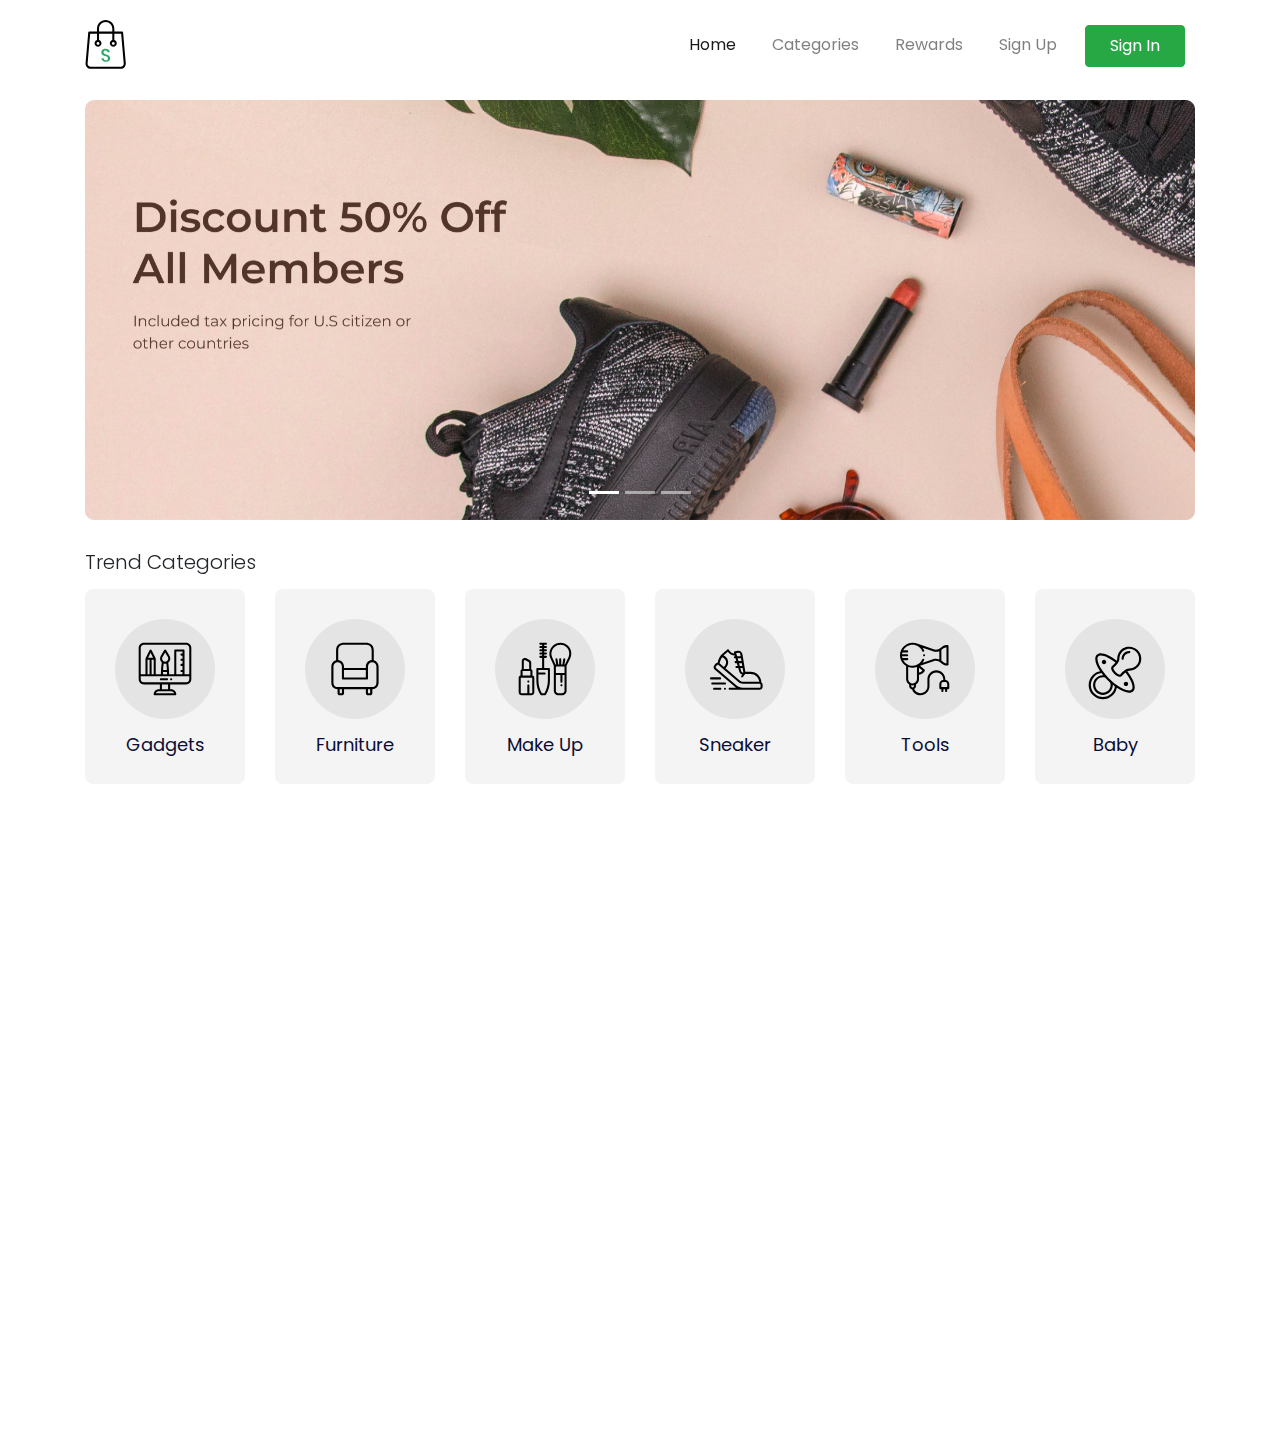
<file: index.html>
<!DOCTYPE html>
<html lang="en">
  <head>
    <meta charset="utf-8" />
    <meta
      name="viewport"
      content="width=device-width, initial-scale=1, shrink-to-fit=no"
    />
    <meta name="description" content="" />
    <meta name="author" content="" />

    <title>Store - Your Best Marketplace</title>

    <link href="https://unpkg.com/aos@2.3.1/dist/aos.css" rel="stylesheet" />
    <link href="style/main.css" rel="stylesheet" />
  </head>

  <body>
    <nav
      class="navbar navbar-expand-lg navbar-light navbar-store fixed-top navbar-fixed-top"
      data-aos="fade-down"
    >
      <div class="container">
        <a class="navbar-brand" href="/">
          <img src="/images/logo.svg" alt="" />
        </a>
        <button
          class="navbar-toggler"
          type="button"
          data-toggle="collapse"
          data-target="#navbarResponsive"
          aria-controls="navbarResponsive"
          aria-expanded="false"
          aria-label="Toggle navigation"
        >
          <span class="navbar-toggler-icon"></span>
        </button>
        <div class="collapse navbar-collapse" id="navbarResponsive">
          <ul class="navbar-nav ml-auto">
            <li class="nav-item active">
              <a class="nav-link" href="/">Home </a>
            </li>
            <li class="nav-item">
              <a class="nav-link" href="/categories.html">Categories</a>
            </li>
            <li class="nav-item">
              <a class="nav-link" href="#">Rewards</a>
            </li>
            <li class="nav-item">
              <a class="nav-link" href="/register.html">Sign Up</a>
            </li>
            <li class="nav-item">
              <a
                class="btn btn-success nav-link px-4 text-white"
                href="/login.html"
                >Sign In</a
              >
            </li>
          </ul>
        </div>
      </div>
    </nav>

    <!-- Page-Content -->
    <div class="page-content page-home">
      <section class="store-carousel">
        <div class="container">
          <div class="row">
            <div class="col-lg-12" data-aos="zoom-in">
              <div
                id="storeCarousel"
                class="carousel slide"
                data-ride="carousel"
              >
                <ol class="carousel-indicators">
                  <li
                    data-target="#storeCarousel"
                    data-slide-to="0"
                    class="active"
                  ></li>
                  <li data-target="#storeCarousel" data-slide-to="1"></li>
                  <li data-target="#storeCarousel" data-slide-to="2"></li>
                </ol>
                <div class="carousel-inner">
                  <div class="carousel-item active">
                    <img
                      src="/images/banner.jpg"
                      class="d-block w-100"
                      alt="Carousel Image"
                    />
                  </div>
                  <div class="carousel-item">
                    <img
                      src="/images/banner.jpg"
                      class="d-block w-100"
                      alt="Carousel Image"
                    />
                  </div>
                  <div class="carousel-item">
                    <img
                      src="/images/banner.jpg"
                      class="d-block w-100"
                      alt="Carousel Image"
                    />
                  </div>
                </div>
              </div>
            </div>
          </div>
        </div>
      </section>

      <section class="store-trend-categories">
        <div class="container">
          <div class="row">
            <div class="col-12" data-aos="fade-up">
              <h5>Trend Categories</h5>
            </div>
          </div>

          <div class="row">
            <div
              class="col-6 col-md-3 col-lg-2"
              data-aos="fade-up"
              data-aos-delay="100"
            >
              <a href="#" class="component-categories d-block">
                <div class="categories-image">
                  <img
                    src="/images/categories-gadgets.svg"
                    alt=""
                    class="w-100"
                  />
                </div>
                <p class="categories-text">Gadgets</p>
              </a>
            </div>

            <div
              class="col-6 col-md-3 col-lg-2"
              data-aos="fade-up"
              data-aos-delay="200"
            >
              <a href="#" class="component-categories d-block">
                <div class="categories-image">
                  <img
                    src="/images/categories-furniture.svg"
                    alt=""
                    class="w-100"
                  />
                </div>
                <p class="categories-text">Furniture</p>
              </a>
            </div>

            <div
              class="col-6 col-md-3 col-lg-2"
              data-aos="fade-up"
              data-aos-delay="300"
            >
              <a href="#" class="component-categories d-block">
                <div class="categories-image">
                  <img
                    src="/images/categories-makeup.svg"
                    alt=""
                    class="w-100"
                  />
                </div>
                <p class="categories-text">Make Up</p>
              </a>
            </div>

            <div
              class="col-6 col-md-3 col-lg-2"
              data-aos="fade-up"
              data-aos-delay="400"
            >
              <a href="#" class="component-categories d-block">
                <div class="categories-image">
                  <img
                    src="/images/categories-sneaker.svg"
                    alt=""
                    class="w-100"
                  />
                </div>
                <p class="categories-text">Sneaker</p>
              </a>
            </div>

            <div
              class="col-6 col-md-3 col-lg-2"
              data-aos="fade-up"
              data-aos-delay="500"
            >
              <a href="#" class="component-categories d-block">
                <div class="categories-image">
                  <img
                    src="/images/categories-tools.svg"
                    alt=""
                    class="w-100"
                  />
                </div>
                <p class="categories-text">Tools</p>
              </a>
            </div>

            <div
              class="col-6 col-md-3 col-lg-2"
              data-aos="fade-up"
              data-aos-delay="600"
            >
              <a href="#" class="component-categories d-block">
                <div class="categories-image">
                  <img src="/images/categories-baby.svg" alt="" class="w-100" />
                </div>
                <p class="categories-text">Baby</p>
              </a>
            </div>
          </div>
        </div>
      </section>

      <section class="store-new-products">
        <div class="container">
          <div class="row">
            <div class="col-12" data-aos="fade-up">
              <h5>New Product</h5>
            </div>
          </div>
          <div class="row">
            <div
              class="col-6 col-md-4 col-lg-3"
              data-aos="fade-up"
              data-aos-delay="100"
            >
              <a href="/details.html" class="component-products d-block">
                <div class="products-thumbnail">
                  <div
                    class="products-image"
                    style="
                      background-image: url('/images/products-apple-watch.jpg');
                    "
                  ></div>
                </div>
                <div class="products-text">Apple Watch 4</div>
                <div class="products-price">$890</div>
              </a>
            </div>
            <div
              class="col-6 col-md-4 col-lg-3"
              data-aos="fade-up"
              data-aos-delay="200"
            >
              <a href="/details.html" class="component-products d-block">
                <div class="products-thumbnail">
                  <div
                    class="products-image"
                    style="
                      background-image: url('/images/products-orange-bogotta.jpg');
                    "
                  ></div>
                </div>
                <div class="products-text">Orange Bogotta</div>
                <div class="products-price">$94,509</div>
              </a>
            </div>
            <div
              class="col-6 col-md-4 col-lg-3"
              data-aos="fade-up"
              data-aos-delay="300"
            >
              <a href="/details.html" class="component-products d-block">
                <div class="products-thumbnail">
                  <div
                    class="products-image"
                    style="
                      background-image: url('/images/products-apple-watch.jpg');
                    "
                  ></div>
                </div>
                <div class="products-text">Apple Watch 4</div>
                <div class="products-price">$890</div>
              </a>
            </div>
            <div
              class="col-6 col-md-4 col-lg-3"
              data-aos="fade-up"
              data-aos-delay="400"
            >
              <a href="/details.html" class="component-products d-block">
                <div class="products-thumbnail">
                  <div
                    class="products-image"
                    style="
                      background-image: url('/images/products-sofa-ternyaman.jpg');
                    "
                  ></div>
                </div>
                <div class="products-text">Sofa Ternyaman</div>
                <div class="products-price">$1,409</div>
              </a>
            </div>
            <div
              class="col-6 col-md-4 col-lg-3"
              data-aos="fade-up"
              data-aos-delay="500"
            >
              <a href="/details.html" class="component-products d-block">
                <div class="products-thumbnail">
                  <div
                    class="products-image"
                    style="
                      background-image: url('/images/products-tatakan-gelas.jpg');
                    "
                  ></div>
                </div>
                <div class="products-text">Tatakan Gelas</div>
                <div class="products-price">$45,184</div>
              </a>
            </div>
            <div
              class="col-6 col-md-4 col-lg-3"
              data-aos="fade-up"
              data-aos-delay="600"
            >
              <a href="/details.html" class="component-products d-block">
                <div class="products-thumbnail">
                  <div
                    class="products-image"
                    style="
                      background-image: url('/images/products-mavic-kawe.jpg');
                    "
                  ></div>
                </div>
                <div class="products-text">Mavic Kawe</div>
                <div class="products-price">$503</div>
              </a>
            </div>
            <div
              class="col-6 col-md-4 col-lg-3"
              data-aos="fade-up"
              data-aos-delay="700"
            >
              <a href="/details.html" class="component-products d-block">
                <div class="products-thumbnail">
                  <div
                    class="products-image"
                    style="
                      background-image: url('/images/products-black-edition-nike.jpg');
                    "
                  ></div>
                </div>
                <div class="products-text">Black Edition Nike</div>
                <div class="products-price">$70,800</div>
              </a>
            </div>
            <div
              class="col-6 col-md-4 col-lg-3"
              data-aos="fade-up"
              data-aos-delay="800"
            >
              <a href="/details.html" class="component-products d-block">
                <div class="products-thumbnail">
                  <div
                    class="products-image"
                    style="
                      background-image: url('/images/products-monkey-toys.jpg');
                    "
                  ></div>
                </div>
                <div class="products-text">Monkey Toys</div>
                <div class="products-price">$783</div>
              </a>
            </div>
          </div>
        </div>
      </section>
    </div>

    <!-- Bootstrap core JavaScript -->
    <script src="/vendor/jquery/jquery.slim.min.js"></script>
    <script src="/vendor/bootstrap/js/bootstrap.bundle.min.js"></script>
    <script src="https://unpkg.com/aos@2.3.1/dist/aos.js"></script>
    <script>
      AOS.init();
    </script>
    <script src="script/navbar-scroll.js"></script>
  </body>
</html>
</file>
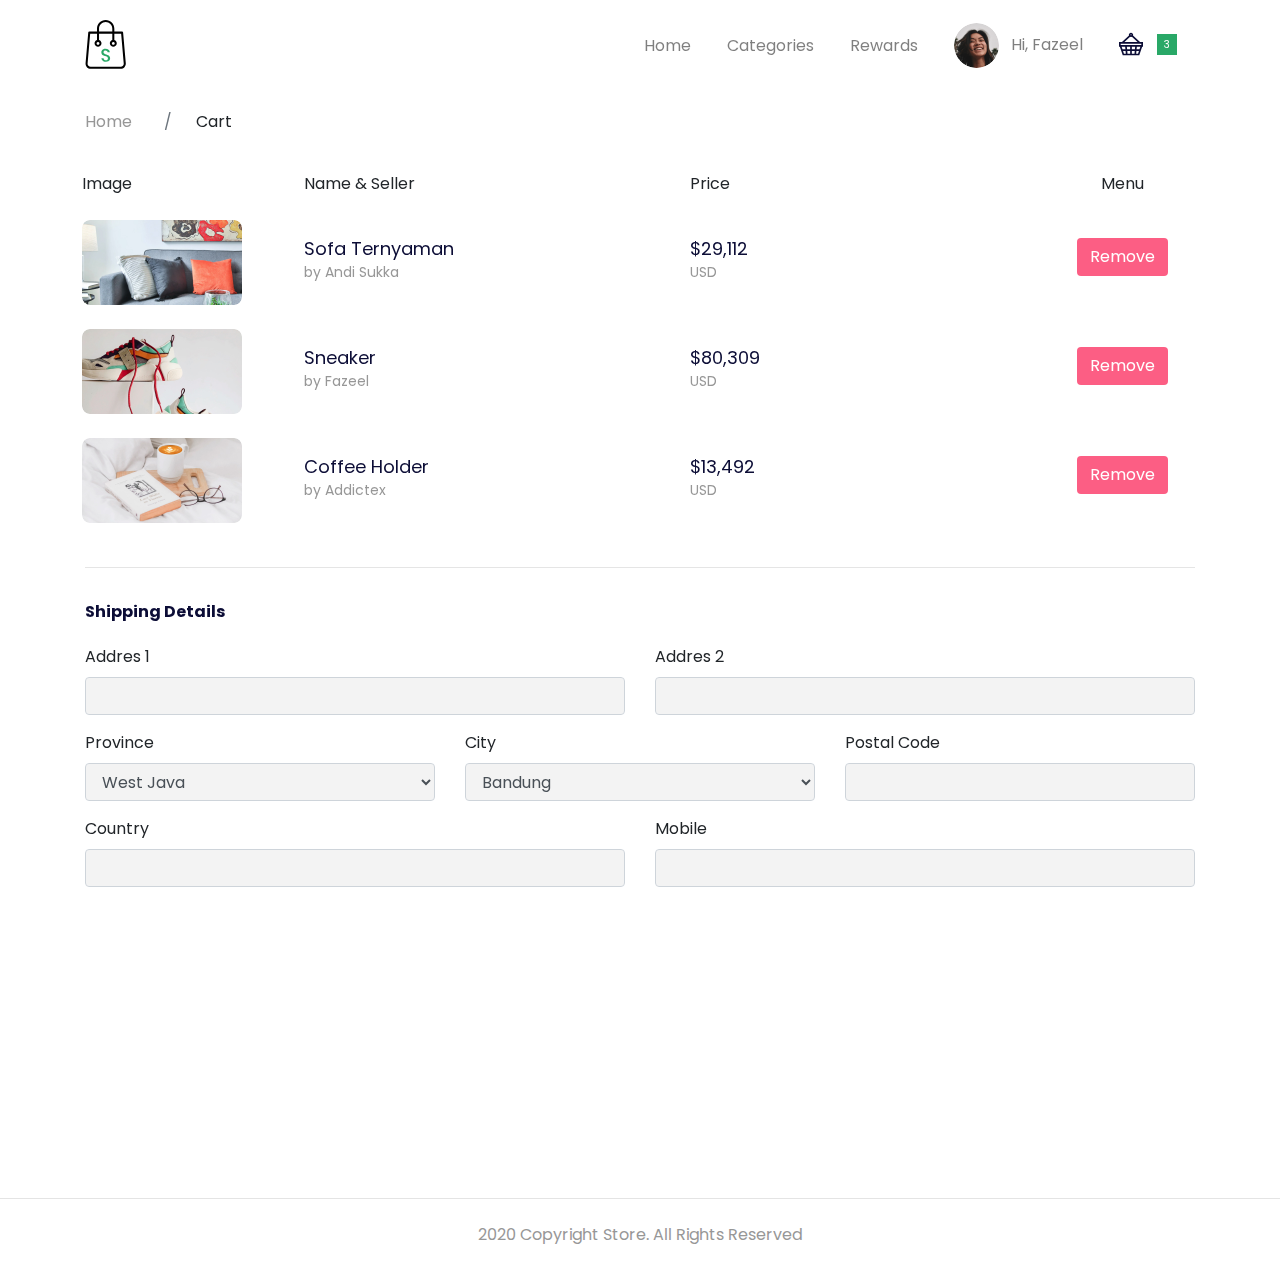
<file: cart.html>
<!DOCTYPE html>
<html lang="en">
  <head>
    <meta charset="utf-8" />
    <meta
      name="viewport"
      content="width=device-width, initial-scale=1, shrink-to-fit=no"
    />
    <meta name="description" content="" />
    <meta name="author" content="" />

    <title>Store - Your Best Marketplace</title>

    <link href="https://unpkg.com/aos@2.3.1/dist/aos.css" rel="stylesheet" />
    <link href="style/main.css" rel="stylesheet" />
  </head>

  <body>
    <nav
      class="navbar navbar-expand-lg navbar-light navbar-store fixed-top navbar-fixed-top"
      data-aos="fade-down"
    >
      <div class="container">
        <a class="navbar-brand" href="/">
          <img src="/images/logo.svg" alt="" />
        </a>
        <button
          class="navbar-toggler"
          type="button"
          data-toggle="collapse"
          data-target="#navbarResponsive"
          aria-controls="navbarResponsive"
          aria-expanded="false"
          aria-label="Toggle navigation"
        >
          <span class="navbar-toggler-icon"></span>
        </button>
        <div class="collapse navbar-collapse" id="navbarResponsive">
          <ul class="navbar-nav ml-auto">
            <li class="nav-item">
              <a class="nav-link" href="/">Home </a>
            </li>
            <li class="nav-item">
              <a class="nav-link" href="/categories.html">Categories</a>
            </li>
            <li class="nav-item">
              <a class="nav-link" href="#">Rewards</a>
            </li>
          </ul>

          <!-- Desktop Menu -->

          <ul class="navbar-nav d-none d-lg-flex">
            <li class="nav-item dropdown">
              <a
                href="#"
                class="nav-link"
                id="navbarDropdown"
                role="button"
                data-toggle="dropdown"
              >
                <img
                  src="/images/icon-user.png"
                  alt=""
                  class="rounded-circle mr-2 profile-picture"
                />
                Hi, Fazeel
              </a>
              <div class="dropdown-menu">
                <a href="/dashboard.html" class="dropdown-item"> Dashboard </a>
                <a href="/dashboard-account.html" class="dropdown-item">
                  Settings
                </a>
                <div class="dropdown-divider"></div>
                <a href="/" class="dropdown-item">Logout</a>
              </div>
            </li>
            <li class="nav-item">
              <a href="#" class="nav-link d-inline-block mt-2">
                <img src="/images/icon-cart-filled.svg" alt="" />
                <div class="card-badge">3</div>
              </a>
            </li>
          </ul>

          <!-- Moobile Menu -->

          <ul class="navbar-nav d-block d-lg-none">
            <li class="nav-item">
              <a href="#" class="nav-link">Hi, Fazeel</a>
              <a href="#" class="nav-link d-inline-block">Cart</a>
            </li>
          </ul>
        </div>
      </div>
    </nav>

    <!-- Page Content -->

    <div class="page-content page-cart">
      <section
        class="store-breadcrumbs"
        data-aos="fade-up"
        data-aos-delay="100"
      >
        <div class="container">
          <div class="row">
            <div class="col-12">
              <nav>
                <ol class="breadcrumb">
                  <li class="breadcrumb-item">
                    <a href="/index.html">Home</a>
                  </li>
                  <li class="breadcrumb-item">Cart</li>
                </ol>
              </nav>
            </div>
          </div>
        </div>
      </section>

      <section class="store-cart">
        <div class="container">
          <div class="row" data-aos="fade-up" data-aos-delay="100">
            <div class="col-12 table-responsive">
              <table class="table table-borderless table-cart">
                <thead>
                  <tr>
                    <td>Image</td>
                    <td>Name &amp; Seller</td>
                    <td>Price</td>
                    <td class="text-center">Menu</td>
                  </tr>
                </thead>
                <tbody>
                  <tr>
                    <td>
                      <img
                        src="/images/product-cart-1.jpg"
                        alt=""
                        class="cart-image"
                      />
                    </td>
                    <td style="width: 35%">
                      <div class="product-title">Sofa Ternyaman</div>
                      <div class="product-subtitle">by Andi Sukka</div>
                    </td>
                    <td style="width: 35%">
                      <div class="product-title">$29,112</div>
                      <div class="product-subtitle">USD</div>
                    </td>
                    <td style="width: 20%">
                      <a href="#" class="btn btn-remove-cart">Remove</a>
                    </td>
                  </tr>

                  <tr>
                    <td style="width: 20%">
                      <img
                        src="/images/product-cart-2.jpg"
                        alt=""
                        class="cart-image"
                      />
                    </td>
                    <td style="width: 35%">
                      <div class="product-title">Sneaker</div>
                      <div class="product-subtitle">by Fazeel</div>
                    </td>
                    <td style="width: 35%">
                      <div class="product-title">$80,309</div>
                      <div class="product-subtitle">USD</div>
                    </td>
                    <td style="width: 20%">
                      <a href="#" class="btn btn-remove-cart">Remove</a>
                    </td>
                  </tr>

                  <tr>
                    <td>
                      <img
                        src="/images/product-cart-3.jpg"
                        alt=""
                        class="cart-image"
                      />
                    </td>
                    <td style="width: 35%">
                      <div class="product-title">Coffee Holder</div>
                      <div class="product-subtitle">by Addictex</div>
                    </td>
                    <td style="width: 35%">
                      <div class="product-title">$13,492</div>
                      <div class="product-subtitle">USD</div>
                    </td>
                    <td style="width: 20%">
                      <a href="#" class="btn btn-remove-cart">Remove</a>
                    </td>
                  </tr>
                </tbody>
              </table>
            </div>
          </div>

          <div class="row" data-aos="fade-up" data-aos-delay="150">
            <div class="col-12">
              <hr />
            </div>

            <div class="col-12">
              <h2 class="mb-4">Shipping Details</h2>
            </div>
          </div>

          <div class="row mb-2" data-aos="fade-up" data-aos-delay="200">
            <div class="col-md-6">
              <div class="form-group">
                <label for="addresOne">Addres 1</label>
                <input
                  type="text"
                  name="addresOne"
                  id="addresOne"
                  class="form-control"
                />
              </div>
            </div>

            <div class="col-md-6">
              <div class="form-group">
                <label for="addresTwo">Addres 2</label>
                <input
                  type="text"
                  name="addresTwo"
                  id="addresTwo"
                  class="form-control"
                />
              </div>
            </div>

            <div class="col-md-4">
              <div class="form-group">
                <label for="province">Province</label>
                <select name="province" id="province" class="form-control">
                  <option value="West Java">West Java</option>
                </select>
              </div>
            </div>

            <div class="col-md-4">
              <div class="form-group">
                <label for="city">City</label>
                <select name="city" id="city" class="form-control">
                  <option value="Bandung">Bandung</option>
                </select>
              </div>
            </div>

            <div class="col-md-4">
              <div class="form-group">
                <label for="postalCode">Postal Code</label>
                <input
                  type="text"
                  name="postalCode"
                  id="postalCode"
                  class="form-control"
                />
              </div>
            </div>

            <div class="col-md-6">
              <div class="form-group">
                <label for="country">Country</label>
                <input
                  type="text"
                  name="country"
                  id="country"
                  class="form-control"
                />
              </div>
            </div>

            <div class="col-md-6">
              <div class="form-group">
                <label for="mobile">Mobile</label>
                <input
                  type="text"
                  name="mobile"
                  id="mobile"
                  class="form-control"
                />
              </div>
            </div>
          </div>

          <div class="row" data-aos="fade-up" data-aos-delay="150">
            <div class="col-12">
              <hr />
            </div>

            <div class="col-12">
              <h2 class="mb-1">Payment Informations</h2>
            </div>
          </div>

          <div class="row" data-aos="fade-up" data-aos-delay="200">
            <div class="col-4 col-md-2">
              <div class="product-title">$10</div>
              <div class="product-subtitle">Country Tax</div>
            </div>
            <div class="col-4 col-md-3">
              <div class="product-title">$280</div>
              <div class="product-subtitle">Product Insurance</div>
            </div>
            <div class="col-4 col-md-2">
              <div class="product-title">$580</div>
              <div class="product-subtitle">Ship to Jakarta</div>
            </div>
            <div class="col-4 col-md-2">
              <div class="product-title text-success">$392,409</div>
              <div class="product-subtitle">Total</div>
            </div>
            <div class="col-8 col-md-3">
              <a
                href="/success.html"
                class="btn btn-success mt-4 px-4 btn-block"
              >
                Checkout Now
              </a>
            </div>
          </div>
        </div>
      </section>
    </div>

    <footer>
      <div class="container">
        <div class="row">
          <div class="col-12 text-center">
            <p class="pt-4 pb-2">2020 Copyright Store. All Rights Reserved</p>
          </div>
        </div>
      </div>
    </footer>

    <!-- Bootstrap core JavaScript -->
    <script src="/vendor/jquery/jquery.slim.min.js"></script>
    <script src="/vendor/bootstrap/js/bootstrap.bundle.min.js"></script>
    <script src="https://unpkg.com/aos@2.3.1/dist/aos.js"></script>
    <script>
      AOS.init();
    </script>
    <script src="script/navbar-scroll.js"></script>
  </body>
</html>
</file>
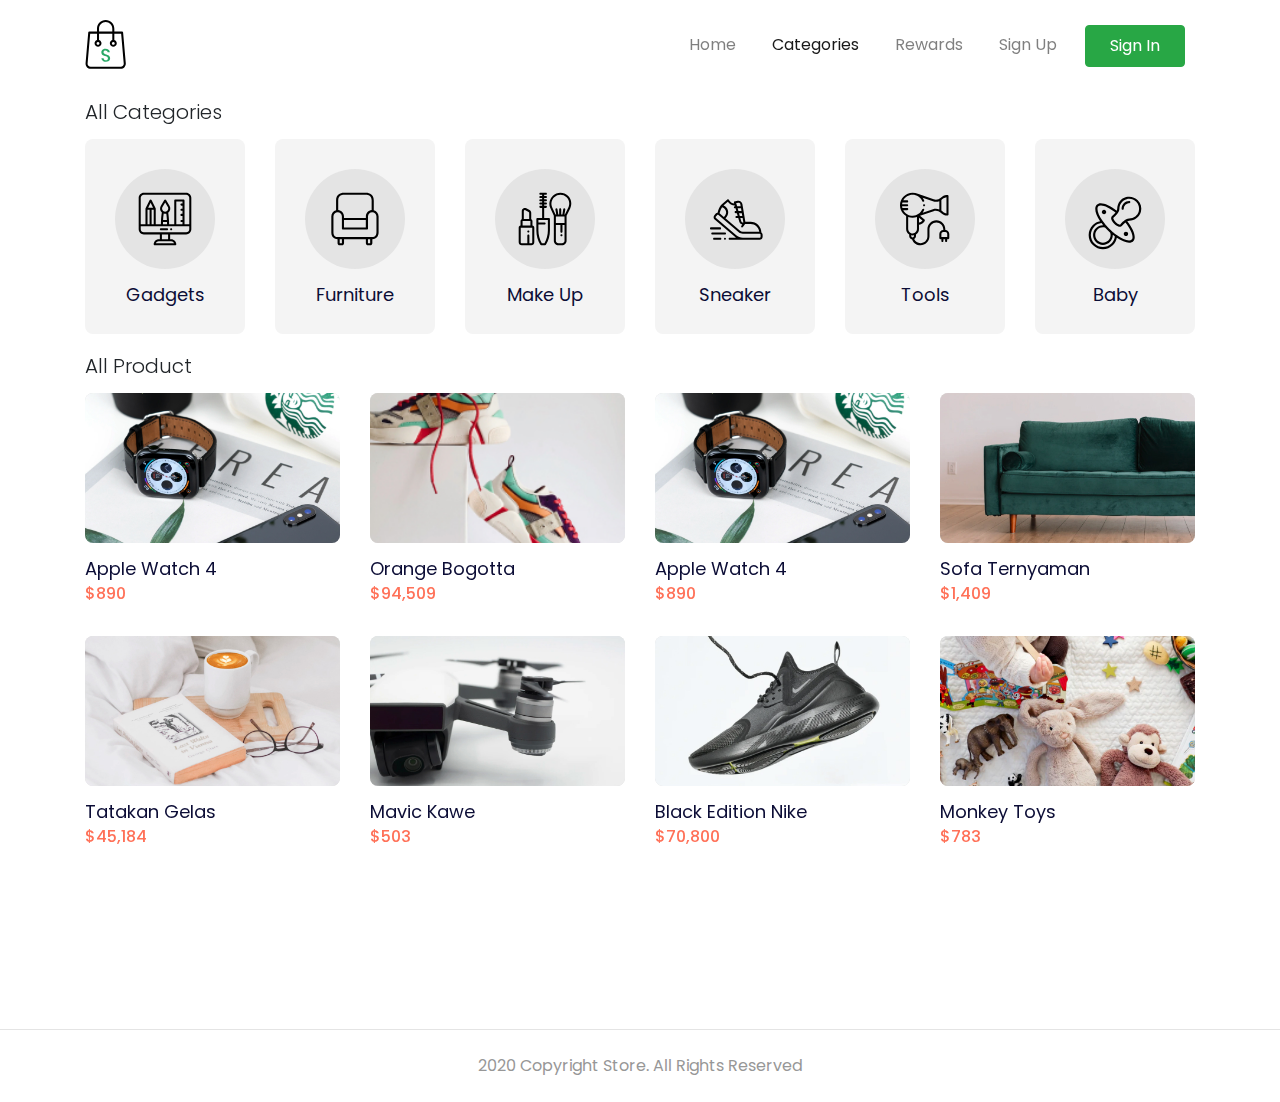
<file: categories.html>
<!DOCTYPE html>
<html lang="en">
  <head>
    <meta charset="utf-8" />
    <meta
      name="viewport"
      content="width=device-width, initial-scale=1, shrink-to-fit=no"
    />
    <meta name="description" content="" />
    <meta name="author" content="" />

    <title>Store - Your Best Marketplace</title>

    <link href="https://unpkg.com/aos@2.3.1/dist/aos.css" rel="stylesheet" />
    <link href="style/main.css" rel="stylesheet" />
  </head>

  <body>
    <nav
      class="navbar navbar-expand-lg navbar-light navbar-store fixed-top navbar-fixed-top"
      data-aos="fade-down"
    >
      <div class="container">
        <a class="navbar-brand" href="/">
          <img src="/images/logo.svg" alt="" />
        </a>
        <button
          class="navbar-toggler"
          type="button"
          data-toggle="collapse"
          data-target="#navbarResponsive"
          aria-controls="navbarResponsive"
          aria-expanded="false"
          aria-label="Toggle navigation"
        >
          <span class="navbar-toggler-icon"></span>
        </button>
        <div class="collapse navbar-collapse" id="navbarResponsive">
          <ul class="navbar-nav ml-auto">
            <li class="nav-item">
              <a class="nav-link" href="/">Home </a>
            </li>
            <li class="nav-item active">
              <a class="nav-link" href="/categories.html">Categories</a>
            </li>
            <li class="nav-item">
              <a class="nav-link" href="#">Rewards</a>
            </li>
            <li class="nav-item">
              <a class="nav-link" href="/register.html">Sign Up</a>
            </li>
            <li class="nav-item">
              <a
                class="btn btn-success nav-link px-4 text-white"
                href="/login.html"
                >Sign In</a
              >
            </li>
          </ul>
        </div>
      </div>
    </nav>

    <!-- Page-Content -->
    <div class="page-content page-home">
      <section class="store-trend-categories">
        <div class="container">
          <div class="row">
            <div class="col-12" data-aos="fade-up">
              <h5>All Categories</h5>
            </div>
          </div>

          <div class="row">
            <div
              class="col-6 col-md-3 col-lg-2"
              data-aos="fade-up"
              data-aos-delay="100"
            >
              <a href="#" class="component-categories d-block">
                <div class="categories-image">
                  <img
                    src="/images/categories-gadgets.svg"
                    alt=""
                    class="w-100"
                  />
                </div>
                <p class="categories-text">Gadgets</p>
              </a>
            </div>

            <div
              class="col-6 col-md-3 col-lg-2"
              data-aos="fade-up"
              data-aos-delay="200"
            >
              <a href="#" class="component-categories d-block">
                <div class="categories-image">
                  <img
                    src="/images/categories-furniture.svg"
                    alt=""
                    class="w-100"
                  />
                </div>
                <p class="categories-text">Furniture</p>
              </a>
            </div>

            <div
              class="col-6 col-md-3 col-lg-2"
              data-aos="fade-up"
              data-aos-delay="300"
            >
              <a href="#" class="component-categories d-block">
                <div class="categories-image">
                  <img
                    src="/images/categories-makeup.svg"
                    alt=""
                    class="w-100"
                  />
                </div>
                <p class="categories-text">Make Up</p>
              </a>
            </div>

            <div
              class="col-6 col-md-3 col-lg-2"
              data-aos="fade-up"
              data-aos-delay="400"
            >
              <a href="#" class="component-categories d-block">
                <div class="categories-image">
                  <img
                    src="/images/categories-sneaker.svg"
                    alt=""
                    class="w-100"
                  />
                </div>
                <p class="categories-text">Sneaker</p>
              </a>
            </div>

            <div
              class="col-6 col-md-3 col-lg-2"
              data-aos="fade-up"
              data-aos-delay="500"
            >
              <a href="#" class="component-categories d-block">
                <div class="categories-image">
                  <img
                    src="/images/categories-tools.svg"
                    alt=""
                    class="w-100"
                  />
                </div>
                <p class="categories-text">Tools</p>
              </a>
            </div>

            <div
              class="col-6 col-md-3 col-lg-2"
              data-aos="fade-up"
              data-aos-delay="600"
            >
              <a href="#" class="component-categories d-block">
                <div class="categories-image">
                  <img src="/images/categories-baby.svg" alt="" class="w-100" />
                </div>
                <p class="categories-text">Baby</p>
              </a>
            </div>
          </div>
        </div>
      </section>

      <section class="store-new-products">
        <div class="container">
          <div class="row">
            <div class="col-12" data-aos="fade-up">
              <h5>All Product</h5>
            </div>
          </div>
          <div class="row">
            <div
              class="col-6 col-md-4 col-lg-3"
              data-aos="fade-up"
              data-aos-delay="100"
            >
              <a href="/details.html" class="component-products d-block">
                <div class="products-thumbnail">
                  <div
                    class="products-image"
                    style="
                      background-image: url('/images/products-apple-watch.jpg');
                    "
                  ></div>
                </div>
                <div class="products-text">Apple Watch 4</div>
                <div class="products-price">$890</div>
              </a>
            </div>
            <div
              class="col-6 col-md-4 col-lg-3"
              data-aos="fade-up"
              data-aos-delay="200"
            >
              <a href="/details.html" class="component-products d-block">
                <div class="products-thumbnail">
                  <div
                    class="products-image"
                    style="
                      background-image: url('/images/products-orange-bogotta.jpg');
                    "
                  ></div>
                </div>
                <div class="products-text">Orange Bogotta</div>
                <div class="products-price">$94,509</div>
              </a>
            </div>
            <div
              class="col-6 col-md-4 col-lg-3"
              data-aos="fade-up"
              data-aos-delay="300"
            >
              <a href="/details.html" class="component-products d-block">
                <div class="products-thumbnail">
                  <div
                    class="products-image"
                    style="
                      background-image: url('/images/products-apple-watch.jpg');
                    "
                  ></div>
                </div>
                <div class="products-text">Apple Watch 4</div>
                <div class="products-price">$890</div>
              </a>
            </div>
            <div
              class="col-6 col-md-4 col-lg-3"
              data-aos="fade-up"
              data-aos-delay="400"
            >
              <a href="/details.html" class="component-products d-block">
                <div class="products-thumbnail">
                  <div
                    class="products-image"
                    style="
                      background-image: url('/images/products-sofa-ternyaman.jpg');
                    "
                  ></div>
                </div>
                <div class="products-text">Sofa Ternyaman</div>
                <div class="products-price">$1,409</div>
              </a>
            </div>
            <div
              class="col-6 col-md-4 col-lg-3"
              data-aos="fade-up"
              data-aos-delay="500"
            >
              <a href="/details.html" class="component-products d-block">
                <div class="products-thumbnail">
                  <div
                    class="products-image"
                    style="
                      background-image: url('/images/products-tatakan-gelas.jpg');
                    "
                  ></div>
                </div>
                <div class="products-text">Tatakan Gelas</div>
                <div class="products-price">$45,184</div>
              </a>
            </div>
            <div
              class="col-6 col-md-4 col-lg-3"
              data-aos="fade-up"
              data-aos-delay="600"
            >
              <a href="/details.html" class="component-products d-block">
                <div class="products-thumbnail">
                  <div
                    class="products-image"
                    style="
                      background-image: url('/images/products-mavic-kawe.jpg');
                    "
                  ></div>
                </div>
                <div class="products-text">Mavic Kawe</div>
                <div class="products-price">$503</div>
              </a>
            </div>
            <div
              class="col-6 col-md-4 col-lg-3"
              data-aos="fade-up"
              data-aos-delay="700"
            >
              <a href="/details.html" class="component-products d-block">
                <div class="products-thumbnail">
                  <div
                    class="products-image"
                    style="
                      background-image: url('/images/products-black-edition-nike.jpg');
                    "
                  ></div>
                </div>
                <div class="products-text">Black Edition Nike</div>
                <div class="products-price">$70,800</div>
              </a>
            </div>
            <div
              class="col-6 col-md-4 col-lg-3"
              data-aos="fade-up"
              data-aos-delay="800"
            >
              <a href="/details.html" class="component-products d-block">
                <div class="products-thumbnail">
                  <div
                    class="products-image"
                    style="
                      background-image: url('/images/products-monkey-toys.jpg');
                    "
                  ></div>
                </div>
                <div class="products-text">Monkey Toys</div>
                <div class="products-price">$783</div>
              </a>
            </div>
          </div>
        </div>
      </section>
    </div>

    <footer>
      <div class="container">
        <div class="row">
          <div class="col-12 text-center">
            <p class="pt-4 pb-2">2020 Copyright Store. All Rights Reserved</p>
          </div>
        </div>
      </div>
    </footer>

    <!-- Bootstrap core JavaScript -->
    <script src="/vendor/jquery/jquery.slim.min.js"></script>
    <script src="/vendor/bootstrap/js/bootstrap.bundle.min.js"></script>
    <script src="https://unpkg.com/aos@2.3.1/dist/aos.js"></script>
    <script>
      AOS.init();
    </script>
    <script src="script/navbar-scroll.js"></script>
  </body>
</html>
</file>
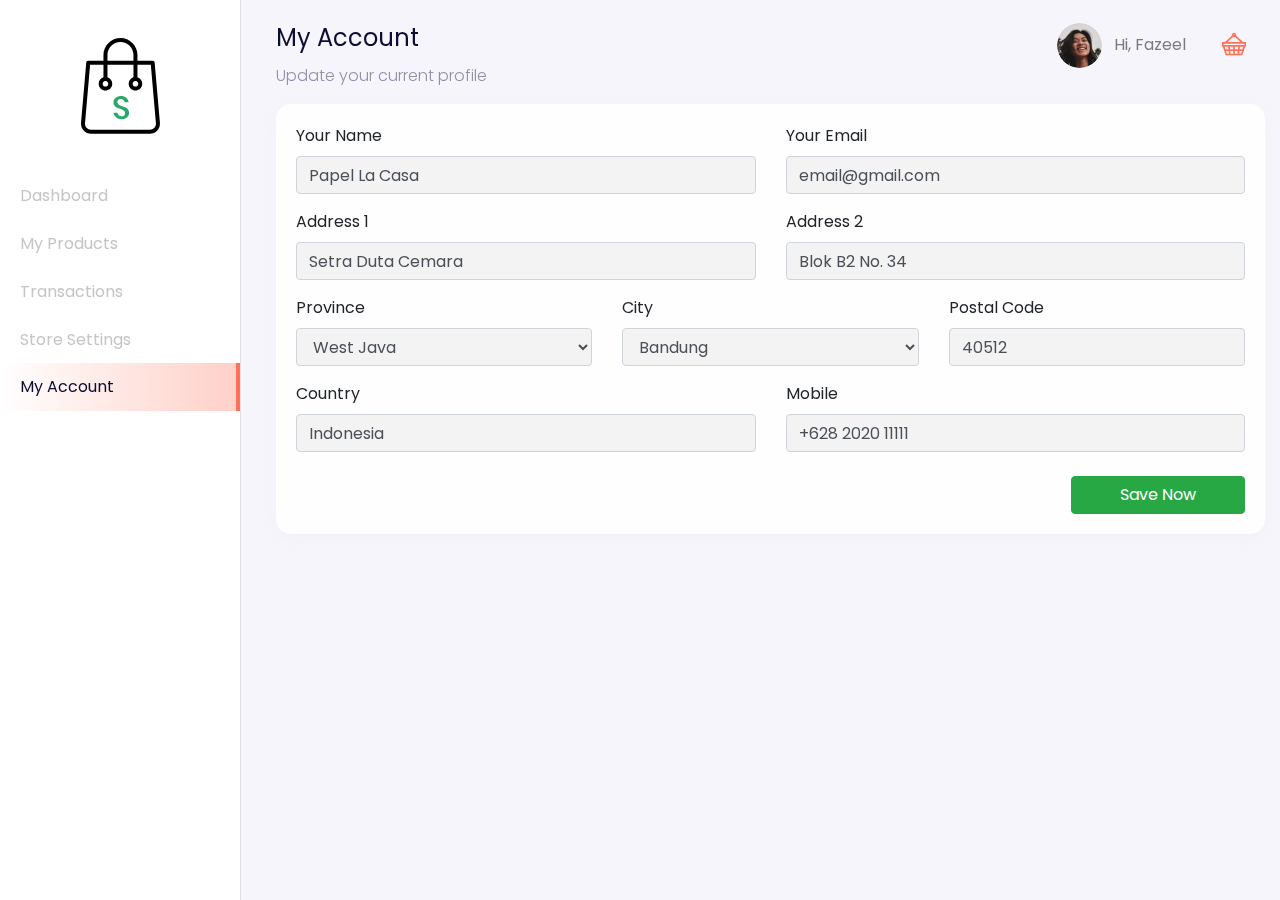
<file: dashboard-account.html>
<!DOCTYPE html>
<html lang="en">
  <head>
    <meta charset="utf-8" />
    <meta
      name="viewport"
      content="width=device-width, initial-scale=1, shrink-to-fit=no"
    />
    <meta name="description" content="" />
    <meta name="author" content="" />

    <title>Dashboard - Your Best Marketplace</title>

    <link href="https://unpkg.com/aos@2.3.1/dist/aos.css" rel="stylesheet" />
    <link href="style/main.css" rel="stylesheet" />
  </head>

  <body>
    <div class="page-dashboard">
      <div class="d-flex" id="wrapper" data-aos="fade-right">
        <!-- Sidebar -->
        <div class="border-right" id="sidebar-wrapper">
          <div class="sidebar-heading text-center">
            <img src="/images/dashboard-store-logo.svg" alt="" class="my-4" />
          </div>
          <div class="list-group list-group-flush">
            <a
              href="/dashboard.html"
              class="list-group-item list-group-item-action"
              >Dashboard</a
            >
            <a
              href="/dashboard-products.html"
              class="list-group-item list-group-item-action"
              >My Products</a
            >
            <a
              href="/dashboard-transactions.html"
              class="list-group-item list-group-item-action"
              >Transactions</a
            >
            <a
              href="/dashboard-settings.html"
              class="list-group-item list-group-item-action"
              >Store Settings</a
            >
            <a
              href="/dashboard-account.html"
              class="list-group-item list-group-item-action active"
              >My Account</a
            >
          </div>
        </div>
        <!-- /#sidebar-wrapper -->

        <!-- Page Content -->
        <div id="page-content-wrapper">
          <nav
            class="navbar navbar-store navbar-expand-lg navbar-light fixed-top"
            data-aos="fade-down"
          >
            <button
              class="btn btn-secondary d-md-none mr-auto mr-2"
              id="menu-toggle"
            >
              &laquo; Menu
            </button>

            <button
              class="navbar-toggler"
              type="button"
              data-toggle="collapse"
              data-target="#navbarSupportedContent"
              aria-controls="navbarSupportedContent"
              aria-expanded="false"
              aria-label="Toggle navigation"
            >
              <span class="navbar-toggler-icon"></span>
            </button>

            <div class="collapse navbar-collapse" id="navbarSupportedContent">
              <ul class="navbar-nav ml-auto d-none d-lg-flex">
                <li class="nav-item dropdown">
                  <a
                    class="nav-link"
                    href="#"
                    id="navbarDropdown"
                    role="button"
                    data-toggle="dropdown"
                    aria-haspopup="true"
                    aria-expanded="false"
                  >
                    <img
                      src="/images/icon-user.png"
                      alt=""
                      class="rounded-circle mr-2 profile-picture"
                    />
                    Hi, Fazeel
                  </a>
                  <div class="dropdown-menu" aria-labelledby="navbarDropdown">
                    <a class="dropdown-item" href="/index.html"
                      >Back to Store</a
                    >
                    <a class="dropdown-item" href="/dashboard-account.html"
                      >Settings</a
                    >
                    <div class="dropdown-divider"></div>
                    <a class="dropdown-item" href="/">Logout</a>
                  </div>
                </li>
                <li class="nav-item">
                  <a class="nav-link d-inline-block mt-2" href="#">
                    <img src="/images/icon-cart-empty.svg" alt="" />
                  </a>
                </li>
              </ul>
              <!-- Mobile Menu -->
              <ul class="navbar-nav d-block d-lg-none mt-3">
                <li class="nav-item">
                  <a class="nav-link" href="#"> Hi, Angga </a>
                </li>
                <li class="nav-item">
                  <a class="nav-link d-inline-block" href="#"> Cart </a>
                </li>
              </ul>
            </div>
          </nav>

          <div
            class="section-content section-dashboard-home"
            data-aos="fade-up"
          >
            <div class="container-fluid">
              <div class="dashboard-heading">
                <h2 class="dashboard-title">My Account</h2>
                <p class="dashboard-subtitle">Update your current profile</p>
              </div>
              <div class="dashboard-content">
                <div class="row">
                  <div class="col-12">
                    <form action="">
                      <div class="card">
                        <div class="card-body">
                          <div class="row mb-2">
                            <div class="col-md-6">
                              <div class="form-group">
                                <label for="name">Your Name</label>
                                <input
                                  type="text"
                                  class="form-control"
                                  id="name"
                                  aria-describedby="emailHelp"
                                  name="name"
                                  value="Papel La Casa"
                                />
                              </div>
                            </div>
                            <div class="col-md-6">
                              <div class="form-group">
                                <label for="email">Your Email</label>
                                <input
                                  type="email"
                                  class="form-control"
                                  id="email"
                                  aria-describedby="emailHelp"
                                  name="email"
                                  value="email@gmail.com"
                                />
                              </div>
                            </div>
                            <div class="col-md-6">
                              <div class="form-group">
                                <label for="addressOne">Address 1</label>
                                <input
                                  type="text"
                                  class="form-control"
                                  id="addressOne"
                                  aria-describedby="emailHelp"
                                  name="addressOne"
                                  value="Setra Duta Cemara"
                                />
                              </div>
                            </div>
                            <div class="col-md-6">
                              <div class="form-group">
                                <label for="addressTwo">Address 2</label>
                                <input
                                  type="text"
                                  class="form-control"
                                  id="addressTwo"
                                  aria-describedby="emailHelp"
                                  name="addressTwo"
                                  value="Blok B2 No. 34"
                                />
                              </div>
                            </div>
                            <div class="col-md-4">
                              <div class="form-group">
                                <label for="province">Province</label>
                                <select
                                  name="province"
                                  id="province"
                                  class="form-control"
                                >
                                  <option value="West Java">West Java</option>
                                </select>
                              </div>
                            </div>
                            <div class="col-md-4">
                              <div class="form-group">
                                <label for="city">City</label>
                                <select
                                  name="city"
                                  id="city"
                                  class="form-control"
                                >
                                  <option value="Bandung">Bandung</option>
                                </select>
                              </div>
                            </div>
                            <div class="col-md-4">
                              <div class="form-group">
                                <label for="postalCode">Postal Code</label>
                                <input
                                  type="text"
                                  class="form-control"
                                  id="postalCode"
                                  name="postalCode"
                                  value="40512"
                                />
                              </div>
                            </div>
                            <div class="col-md-6">
                              <div class="form-group">
                                <label for="country">Country</label>
                                <input
                                  type="text"
                                  class="form-control"
                                  id="country"
                                  name="country"
                                  value="Indonesia"
                                />
                              </div>
                            </div>
                            <div class="col-md-6">
                              <div class="form-group">
                                <label for="mobile">Mobile</label>
                                <input
                                  type="text"
                                  class="form-control"
                                  id="mobile"
                                  name="mobile"
                                  value="+628 2020 11111"
                                />
                              </div>
                            </div>
                          </div>
                          <div class="row">
                            <div class="col text-right">
                              <button
                                type="submit"
                                class="btn btn-success px-5"
                              >
                                Save Now
                              </button>
                            </div>
                          </div>
                        </div>
                      </div>
                    </form>
                  </div>
                </div>
              </div>
            </div>
          </div>
        </div>
        <!-- /#page-content-wrapper -->
      </div>
    </div>
    <!-- Bootstrap core JavaScript -->
    <script src="/vendor/jquery/jquery.slim.min.js"></script>
    <script src="/vendor/bootstrap/js/bootstrap.bundle.min.js"></script>
    <script src="https://unpkg.com/aos@2.3.1/dist/aos.js"></script>
    <script>
      AOS.init();
    </script>
    <!-- Menu Toggle Script -->
    <script>
      $("#menu-toggle").click(function (e) {
        e.preventDefault();
        $("#wrapper").toggleClass("toggled");
      });
    </script>
  </body>
</html>
</file>
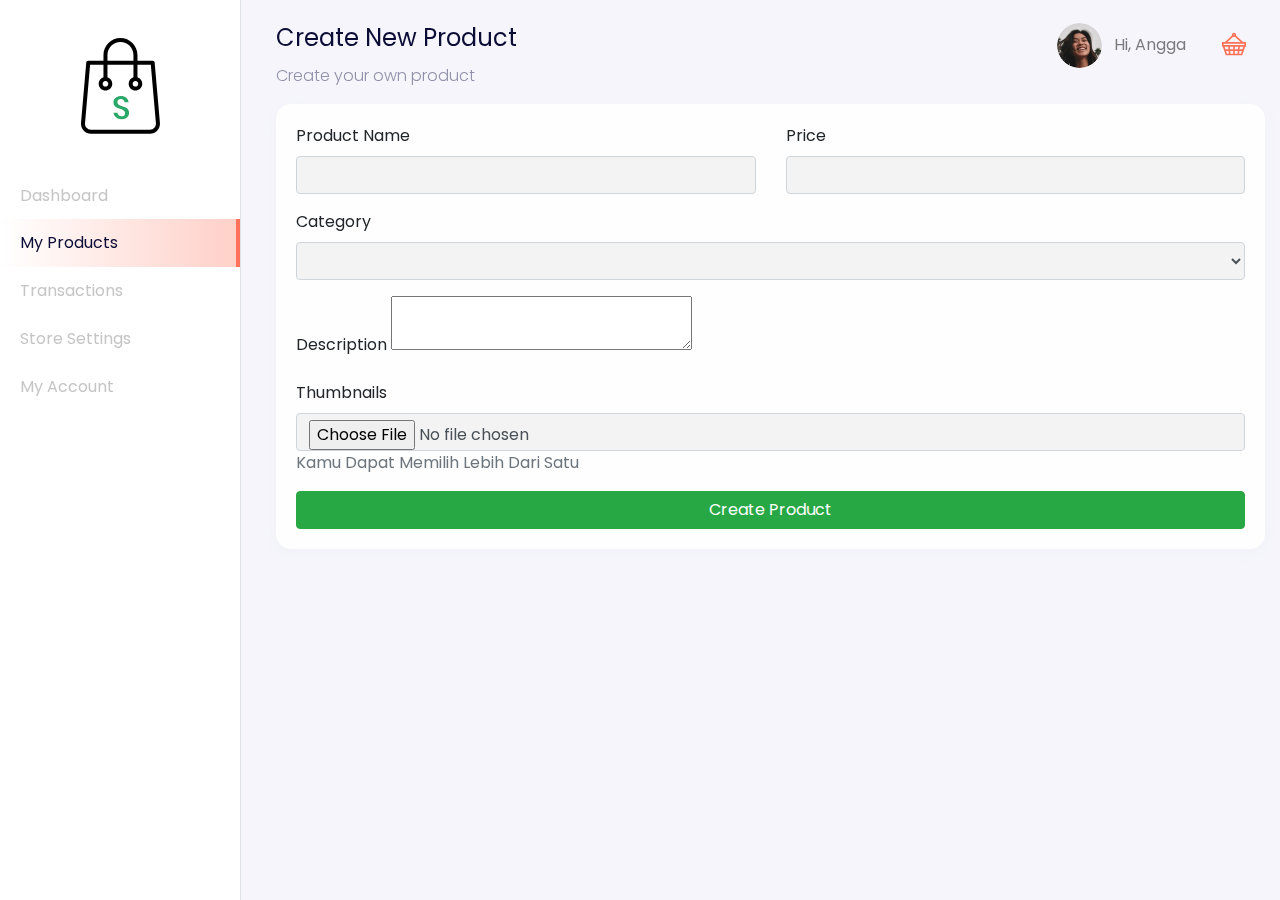
<file: dashboard-products-create.html>
<!DOCTYPE html>
<html lang="en">
  <head>
    <meta charset="utf-8" />
    <meta
      name="viewport"
      content="width=device-width, initial-scale=1, shrink-to-fit=no"
    />
    <meta name="description" content="" />
    <meta name="author" content="" />

    <title>Dashboard - Your Best Marketplace</title>

    <link href="https://unpkg.com/aos@2.3.1/dist/aos.css" rel="stylesheet" />
    <link href="style/main.css" rel="stylesheet" />
  </head>

  <body>
    <div class="page-dashboard">
      <div class="d-flex" id="wrapper" data-aos="fade-right">
        <!-- Sidebar -->
        <div class="border-right" id="sidebar-wrapper">
          <div class="sidebar-heading text-center">
            <img src="/images/dashboard-store-logo.svg" alt="" class="my-4" />
          </div>
          <div class="list-group list-group-flush">
            <a
              href="/dashboard.html"
              class="list-group-item list-group-item-action"
              >Dashboard</a
            >
            <a
              href="/dashboard-products.html"
              class="list-group-item list-group-item-action active"
              >My Products</a
            >
            <a
              href="/dashboard-transactions.html"
              class="list-group-item list-group-item-action"
              >Transactions</a
            >
            <a
              href="/dashboard-settings.html"
              class="list-group-item list-group-item-action"
              >Store Settings</a
            >
            <a
              href="/dashboard-account.html"
              class="list-group-item list-group-item-action"
              >My Account</a
            >
          </div>
        </div>
        <!-- /#sidebar-wrapper -->

        <!-- Page Content -->
        <div id="page-content-wrapper">
          <nav
            class="navbar navbar-store navbar-expand-lg navbar-light fixed-top"
            data-aos="fade-down"
          >
            <button
              class="btn btn-secondary d-md-none mr-auto mr-2"
              id="menu-toggle"
            >
              &laquo; Menu
            </button>

            <button
              class="navbar-toggler"
              type="button"
              data-toggle="collapse"
              data-target="#navbarSupportedContent"
              aria-controls="navbarSupportedContent"
              aria-expanded="false"
              aria-label="Toggle navigation"
            >
              <span class="navbar-toggler-icon"></span>
            </button>

            <div class="collapse navbar-collapse" id="navbarSupportedContent">
              <ul class="navbar-nav ml-auto d-none d-lg-flex">
                <li class="nav-item dropdown">
                  <a
                    class="nav-link"
                    href="#"
                    id="navbarDropdown"
                    role="button"
                    data-toggle="dropdown"
                    aria-haspopup="true"
                    aria-expanded="false"
                  >
                    <img
                      src="/images/icon-user.png"
                      alt=""
                      class="rounded-circle mr-2 profile-picture"
                    />
                    Hi, Angga
                  </a>
                  <div class="dropdown-menu" aria-labelledby="navbarDropdown">
                    <a class="dropdown-item" href="/index.html"
                      >Back to Store</a
                    >
                    <a class="dropdown-item" href="/dashboard-account.html"
                      >Settings</a
                    >
                    <div class="dropdown-divider"></div>
                    <a class="dropdown-item" href="/">Logout</a>
                  </div>
                </li>
                <li class="nav-item">
                  <a class="nav-link d-inline-block mt-2" href="#">
                    <img src="/images/icon-cart-empty.svg" alt="" />
                  </a>
                </li>
              </ul>
              <!-- Mobile Menu -->
              <ul class="navbar-nav d-block d-lg-none mt-3">
                <li class="nav-item">
                  <a class="nav-link" href="#"> Hi, Angga </a>
                </li>
                <li class="nav-item">
                  <a class="nav-link d-inline-block" href="#"> Cart </a>
                </li>
              </ul>
            </div>
          </nav>

          <div
            class="section-content section-dashboard-home"
            data-aos="fade-up"
          >
            <div class="container-fluid">
              <div class="dashboard-heading">
                <h2 class="dashboard-title">Create New Product</h2>
                <p class="dashboard-subtitle">Create your own product</p>
              </div>
              <div class="dashboard-content">
                <div class="row">
                  <div class="col-12">
                    <form action="">
                      <div class="card">
                        <div class="card-body">
                          <div class="row">
                            <div class="col-md-6">
                              <div class="form-group">
                                <label for="storeName">Product Name</label>
                                <input
                                  type="text"
                                  class="form-control"
                                  id="storeName"
                                  name="storeName"
                                />
                              </div>
                            </div>
                            <div class="col-md-6">
                              <div class="form-group">
                                <label for="price">Price</label>
                                <input
                                  type="number"
                                  class="form-control"
                                  id="price"
                                  name="price"
                                />
                              </div>
                            </div>

                            <div class="col-md-12">
                              <div class="form-group">
                                <label for="category">Category</label>
                                <select
                                  name="category"
                                  id="category"
                                  class="form-control"
                                >
                                  <option value="" disabled>Furniture</option>
                                </select>
                              </div>
                            </div>

                            <div class="col-md-12">
                              <div class="form-group">
                                <label>Description</label>
                                <textarea name="editor"></textarea>
                              </div>
                            </div>
                          </div>
                          <div class="row">
                            <div class="col-md-12">
                              <div class="form-group">
                                <label>Thumbnails</label>
                                <input type="file" class="form-control" />
                                <p class="text-muted">
                                  Kamu Dapat Memilih Lebih Dari Satu
                                </p>
                              </div>
                            </div>
                          </div>
                          <div class="row">
                            <div class="col text-right">
                              <button
                                type="submit"
                                class="btn btn-success btn-block px-5"
                              >
                                Create Product
                              </button>
                            </div>
                          </div>
                        </div>
                      </div>
                    </form>
                  </div>
                </div>
              </div>
            </div>
          </div>
        </div>
        <!-- /#page-content-wrapper -->
      </div>
    </div>
    <!-- Bootstrap core JavaScript -->
    <script src="/vendor/jquery/jquery.slim.min.js"></script>
    <script src="/vendor/bootstrap/js/bootstrap.bundle.min.js"></script>
    <script src="https://unpkg.com/aos@2.3.1/dist/aos.js"></script>
    <script src="https://cdn.ckeditor.com/4.19.1/standard/ckeditor.js"></script>

    <script>
      AOS.init();
    </script>
    <!-- Menu Toggle Script -->
    <script>
      $("#menu-toggle").click(function (e) {
        e.preventDefault();
        $("#wrapper").toggleClass("toggled");
      });
    </script>
    <script>
      CKEDITOR.replace("editor");
    </script>
  </body>
</html>
</file>
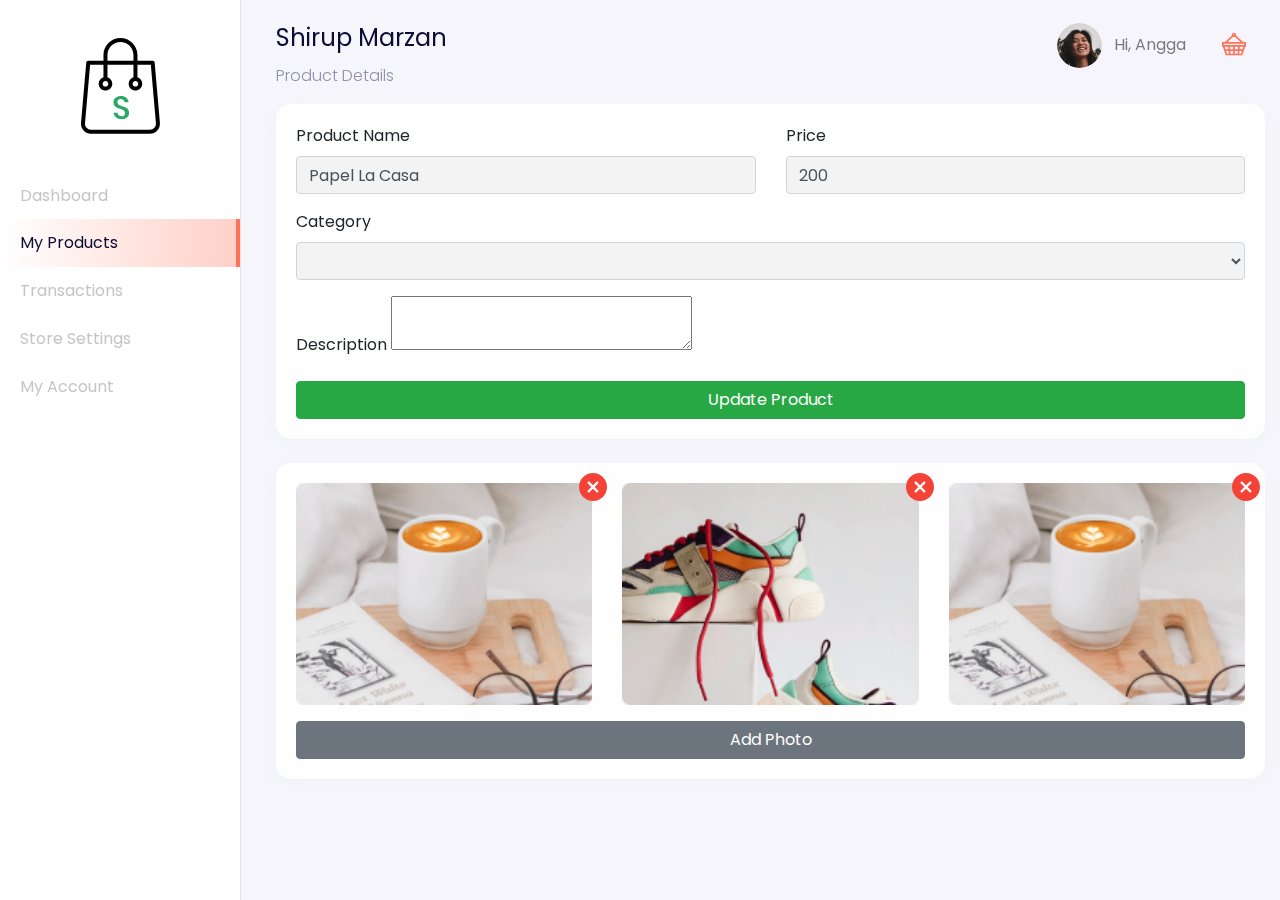
<file: dashboard-products-details.html>
<!DOCTYPE html>
<html lang="en">
  <head>
    <meta charset="utf-8" />
    <meta
      name="viewport"
      content="width=device-width, initial-scale=1, shrink-to-fit=no"
    />
    <meta name="description" content="" />
    <meta name="author" content="" />

    <title>Dashboard - Your Best Marketplace</title>

    <link href="https://unpkg.com/aos@2.3.1/dist/aos.css" rel="stylesheet" />
    <link href="style/main.css" rel="stylesheet" />
  </head>

  <body>
    <div class="page-dashboard">
      <div class="d-flex" id="wrapper" data-aos="fade-right">
        <!-- Sidebar -->
        <div class="border-right" id="sidebar-wrapper">
          <div class="sidebar-heading text-center">
            <img src="/images/dashboard-store-logo.svg" alt="" class="my-4" />
          </div>
          <div class="list-group list-group-flush">
            <a
              href="/dashboard.html"
              class="list-group-item list-group-item-action"
              >Dashboard</a
            >
            <a
              href="/dashboard-products.html"
              class="list-group-item list-group-item-action active"
              >My Products</a
            >
            <a
              href="/dashboard-transactions.html"
              class="list-group-item list-group-item-action"
              >Transactions</a
            >
            <a
              href="/dashboard-settings.html"
              class="list-group-item list-group-item-action"
              >Store Settings</a
            >
            <a
              href="/dashboard-account.html"
              class="list-group-item list-group-item-action"
              >My Account</a
            >
          </div>
        </div>
        <!-- /#sidebar-wrapper -->

        <!-- Page Content -->
        <div id="page-content-wrapper">
          <nav
            class="navbar navbar-store navbar-expand-lg navbar-light fixed-top"
            data-aos="fade-down"
          >
            <button
              class="btn btn-secondary d-md-none mr-auto mr-2"
              id="menu-toggle"
            >
              &laquo; Menu
            </button>

            <button
              class="navbar-toggler"
              type="button"
              data-toggle="collapse"
              data-target="#navbarSupportedContent"
              aria-controls="navbarSupportedContent"
              aria-expanded="false"
              aria-label="Toggle navigation"
            >
              <span class="navbar-toggler-icon"></span>
            </button>

            <div class="collapse navbar-collapse" id="navbarSupportedContent">
              <ul class="navbar-nav ml-auto d-none d-lg-flex">
                <li class="nav-item dropdown">
                  <a
                    class="nav-link"
                    href="#"
                    id="navbarDropdown"
                    role="button"
                    data-toggle="dropdown"
                    aria-haspopup="true"
                    aria-expanded="false"
                  >
                    <img
                      src="/images/icon-user.png"
                      alt=""
                      class="rounded-circle mr-2 profile-picture"
                    />
                    Hi, Angga
                  </a>
                  <div class="dropdown-menu" aria-labelledby="navbarDropdown">
                    <a class="dropdown-item" href="/index.html"
                      >Back to Store</a
                    >
                    <a class="dropdown-item" href="/dashboard-account.html"
                      >Settings</a
                    >
                    <div class="dropdown-divider"></div>
                    <a class="dropdown-item" href="/">Logout</a>
                  </div>
                </li>
                <li class="nav-item">
                  <a class="nav-link d-inline-block mt-2" href="#">
                    <img src="/images/icon-cart-empty.svg" alt="" />
                  </a>
                </li>
              </ul>
              <!-- Mobile Menu -->
              <ul class="navbar-nav d-block d-lg-none mt-3">
                <li class="nav-item">
                  <a class="nav-link" href="#"> Hi, Angga </a>
                </li>
                <li class="nav-item">
                  <a class="nav-link d-inline-block" href="#"> Cart </a>
                </li>
              </ul>
            </div>
          </nav>

          <div
            class="section-content section-dashboard-home"
            data-aos="fade-up"
          >
            <div class="container-fluid">
              <div class="dashboard-heading">
                <h2 class="dashboard-title">Shirup Marzan</h2>
                <p class="dashboard-subtitle">Product Details</p>
              </div>
              <div class="dashboard-content">
                <div class="row">
                  <div class="col-12">
                    <form action="">
                      <div class="card">
                        <div class="card-body">
                          <div class="row">
                            <div class="col-md-6">
                              <div class="form-group">
                                <label for="name">Product Name</label>
                                <input
                                  type="text"
                                  class="form-control"
                                  id="name"
                                  aria-describedby="name"
                                  name="storeName"
                                  value="Papel La Casa"
                                />
                              </div>
                            </div>
                            <div class="col-md-6">
                              <div class="form-group">
                                <label for="price">Price</label>
                                <input
                                  type="number"
                                  class="form-control"
                                  id="price"
                                  aria-describedby="price"
                                  name="price"
                                  value="200"
                                />
                              </div>
                            </div>

                            <div class="col-md-12">
                              <div class="form-group">
                                <label for="category">Category</label>
                                <select
                                  name="category"
                                  id="category"
                                  class="form-control"
                                >
                                  <option value="" disabled>Furniture</option>
                                </select>
                              </div>
                            </div>

                            <div class="col-md-12">
                              <div class="form-group">
                                <label for="description">Description</label>
                                <textarea name="editor"></textarea>
                              </div>
                            </div>
                            <div class="col">
                              <button
                                type="submit"
                                class="btn btn-success btn-block px-5"
                              >
                                Update Product
                              </button>
                            </div>
                          </div>
                        </div>
                      </div>
                    </form>
                  </div>
                </div>
                <div class="row mt-4">
                  <div class="col-12">
                    <div class="card">
                      <div class="card-body">
                        <div class="row">
                          <div class="col-md-4">
                            <div class="gallery-container">
                              <img
                                src="/images/product-card-1.png"
                                alt=""
                                class="w-100"
                              />
                              <a class="delete-gallery" href="#">
                                <img src="/images/icon-delete.svg" alt="" />
                              </a>
                            </div>
                          </div>
                          <div class="col-md-4">
                            <div class="gallery-container">
                              <img
                                src="/images/product-card-2.png"
                                alt=""
                                class="w-100"
                              />
                              <a class="delete-gallery" href="#">
                                <img src="/images/icon-delete.svg" alt="" />
                              </a>
                            </div>
                          </div>
                          <div class="col-md-4">
                            <div class="gallery-container">
                              <img
                                src="/images/product-card-3.png"
                                alt=""
                                class="w-100"
                              />
                              <a class="delete-gallery" href="#">
                                <img src="/images/icon-delete.svg" alt="" />
                              </a>
                            </div>
                          </div>
                          <div class="col mt-3">
                            <input
                              type="file"
                              id="file"
                              style="display: none"
                              multiple
                            />
                            <button
                              class="btn btn-secondary btn-block"
                              onclick="thisFileUpload();"
                            >
                              Add Photo
                            </button>
                          </div>
                        </div>
                      </div>
                    </div>
                  </div>
                </div>
              </div>
            </div>
          </div>
        </div>
        <!-- /#page-content-wrapper -->
      </div>
    </div>
    <!-- Bootstrap core JavaScript -->
    <script src="/vendor/jquery/jquery.slim.min.js"></script>
    <script src="/vendor/bootstrap/js/bootstrap.bundle.min.js"></script>
    <script src="https://unpkg.com/aos@2.3.1/dist/aos.js"></script>
    <script src="https://cdn.ckeditor.com/4.19.1/standard/ckeditor.js"></script>

    <script>
      AOS.init();
    </script>
    <!-- Menu Toggle Script -->
    <script>
      $("#menu-toggle").click(function (e) {
        e.preventDefault();
        $("#wrapper").toggleClass("toggled");
      });
    </script>
    <script>
      CKEDITOR.replace("editor");
    </script>
    <script>
      function thisFileUpload() {
        document.getElementById("file").click();
      }
    </script>
  </body>
</html>
</file>
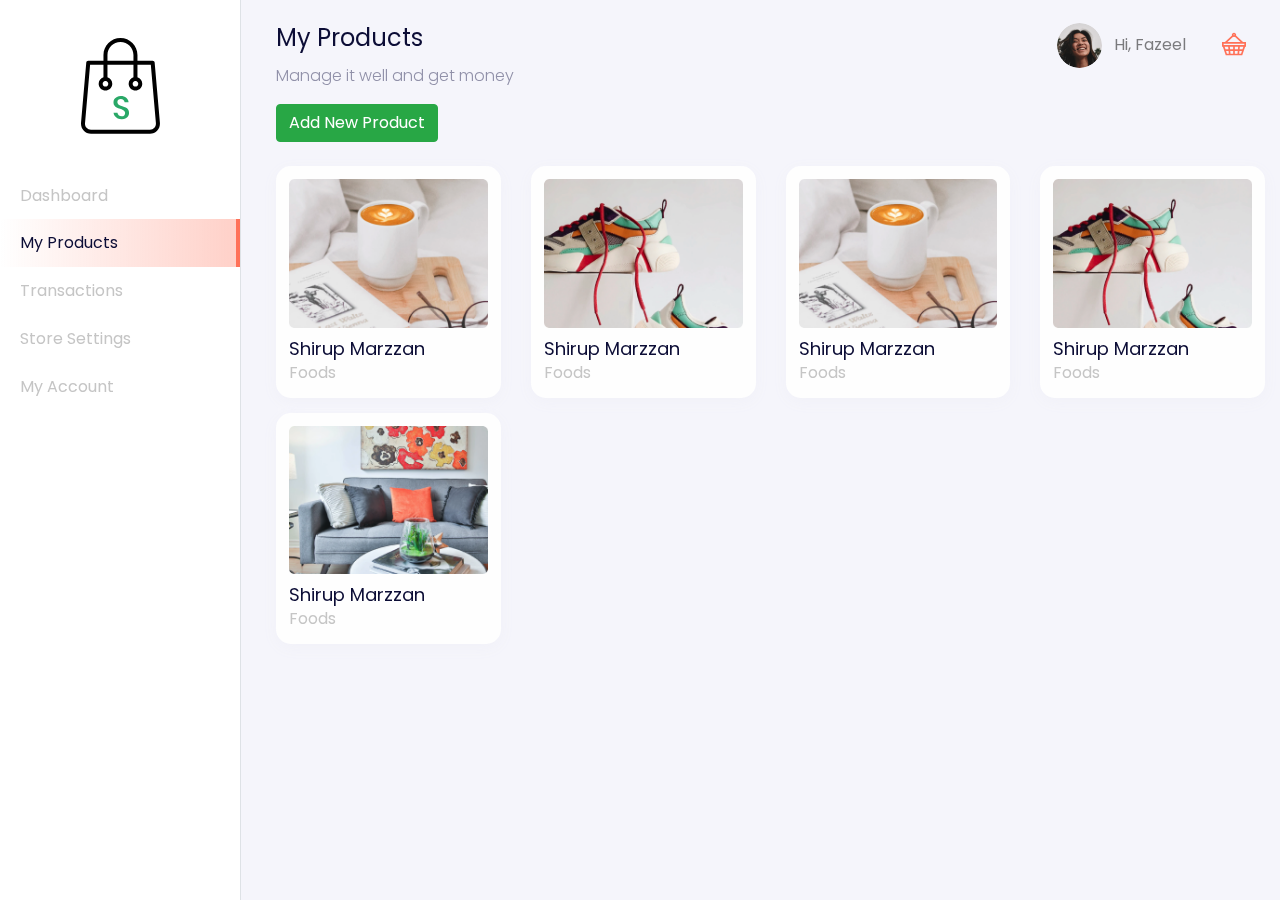
<file: dashboard-products.html>
<!DOCTYPE html>
<html lang="en">
  <head>
    <meta charset="utf-8" />
    <meta
      name="viewport"
      content="width=device-width, initial-scale=1, shrink-to-fit=no"
    />
    <meta name="description" content="" />
    <meta name="author" content="" />

    <title>Dashboard - Your Best Marketplace</title>

    <link href="https://unpkg.com/aos@2.3.1/dist/aos.css" rel="stylesheet" />
    <link href="style/main.css" rel="stylesheet" />
  </head>

  <body>
    <div class="page-dashboard">
      <div class="d-flex" id="wrapper" data-aos="fade-right">
        <!-- Sidebar -->
        <div class="border-right" id="sidebar-wrapper">
          <div class="sidebar-heading text-center">
            <img src="/images/dashboard-store-logo.svg" alt="" class="my-4" />
          </div>
          <div class="list-group list-group-flush">
            <a
              href="/dashboard.html"
              class="list-group-item list-group-item-action"
              >Dashboard</a
            >
            <a
              href="/dashboard-products.html"
              class="list-group-item list-group-item-action active"
              >My Products</a
            >
            <a
              href="/dashboard-transactions.html"
              class="list-group-item list-group-item-action"
              >Transactions</a
            >
            <a
              href="/dashboard-settings.html"
              class="list-group-item list-group-item-action"
              >Store Settings</a
            >
            <a
              href="/dashboard-account.html"
              class="list-group-item list-group-item-action"
              >My Account</a
            >
          </div>
        </div>
        <!-- /#sidebar-wrapper -->

        <!-- Page Content -->
        <div id="page-content-wrapper">
          <nav
            class="navbar navbar-store navbar-expand-lg navbar-light fixed-top"
            data-aos="fade-down"
          >
            <button
              class="btn btn-secondary d-md-none mr-auto mr-2"
              id="menu-toggle"
            >
              &laquo; Menu
            </button>

            <button
              class="navbar-toggler"
              type="button"
              data-toggle="collapse"
              data-target="#navbarSupportedContent"
              aria-controls="navbarSupportedContent"
              aria-expanded="false"
              aria-label="Toggle navigation"
            >
              <span class="navbar-toggler-icon"></span>
            </button>

            <div class="collapse navbar-collapse" id="navbarSupportedContent">
              <ul class="navbar-nav ml-auto d-none d-lg-flex">
                <li class="nav-item dropdown">
                  <a
                    class="nav-link"
                    href="#"
                    id="navbarDropdown"
                    role="button"
                    data-toggle="dropdown"
                    aria-haspopup="true"
                    aria-expanded="false"
                  >
                    <img
                      src="/images/icon-user.png"
                      alt=""
                      class="rounded-circle mr-2 profile-picture"
                    />
                    Hi, Fazeel
                  </a>
                  <div class="dropdown-menu" aria-labelledby="navbarDropdown">
                    <a class="dropdown-item" href="/index.html"
                      >Back to Store</a
                    >
                    <a class="dropdown-item" href="/dashboard-account.html"
                      >Settings</a
                    >
                    <div class="dropdown-divider"></div>
                    <a class="dropdown-item" href="/">Logout</a>
                  </div>
                </li>
                <li class="nav-item">
                  <a class="nav-link d-inline-block mt-2" href="#">
                    <img src="/images/icon-cart-empty.svg" alt="" />
                  </a>
                </li>
              </ul>
              <!-- Mobile Menu -->
              <ul class="navbar-nav d-block d-lg-none mt-3">
                <li class="nav-item">
                  <a class="nav-link" href="#"> Hi, Angga </a>
                </li>
                <li class="nav-item">
                  <a class="nav-link d-inline-block" href="#"> Cart </a>
                </li>
              </ul>
            </div>
          </nav>

          <div
            class="section-content section-dashboard-home"
            data-aos="fade-up"
          >
            <div class="container-fluid">
              <div class="dashboard-heading">
                <h2 class="dashboard-title">My Products</h2>
                <p class="dashboard-subtitle">Manage it well and get money</p>
              </div>
              <div class="dashboard-content">
                <div class="row">
                  <div class="col-12">
                    <a
                      href="/dashboard-products-create.html"
                      class="btn btn-success"
                      >Add New Product</a
                    >
                  </div>
                </div>
                <div class="row mt-4">
                  <div class="col-12 col-sm-6 col-md-4 col-lg-3">
                    <a
                      class="card card-dashboard-product d-block"
                      href="/dashboard-products-details.html"
                    >
                      <div class="card-body">
                        <img
                          src="/images/product-card-1.png"
                          alt=""
                          class="w-100 mb-2"
                        />
                        <div class="product-title">Shirup Marzzan</div>
                        <div class="product-category">Foods</div>
                      </div>
                    </a>
                  </div>
                  <div class="col-12 col-sm-6 col-md-4 col-lg-3">
                    <a
                      class="card card-dashboard-product d-block"
                      href="/dashboard-products-details.html"
                    >
                      <div class="card-body">
                        <img
                          src="/images/product-card-2.png"
                          alt=""
                          class="w-100 mb-2"
                        />
                        <div class="product-title">Shirup Marzzan</div>
                        <div class="product-category">Foods</div>
                      </div>
                    </a>
                  </div>
                  <div class="col-12 col-sm-6 col-md-4 col-lg-3">
                    <a
                      class="card card-dashboard-product d-block"
                      href="/dashboard-products-details.html"
                    >
                      <div class="card-body">
                        <img
                          src="/images/product-card-3.png"
                          alt=""
                          class="w-100 mb-2"
                        />
                        <div class="product-title">Shirup Marzzan</div>
                        <div class="product-category">Foods</div>
                      </div>
                    </a>
                  </div>
                  <div class="col-12 col-sm-6 col-md-4 col-lg-3">
                    <a
                      class="card card-dashboard-product d-block"
                      href="/dashboard-products-details.html"
                    >
                      <div class="card-body">
                        <img
                          src="/images/product-card-4.png"
                          alt=""
                          class="w-100 mb-2"
                        />
                        <div class="product-title">Shirup Marzzan</div>
                        <div class="product-category">Foods</div>
                      </div>
                    </a>
                  </div>
                  <div class="col-12 col-sm-6 col-md-4 col-lg-3">
                    <a
                      class="card card-dashboard-product d-block"
                      href="/dashboard-products-details.html"
                    >
                      <div class="card-body">
                        <img
                          src="/images/product-card-5.png"
                          alt=""
                          class="w-100 mb-2"
                        />
                        <div class="product-title">Shirup Marzzan</div>
                        <div class="product-category">Foods</div>
                      </div>
                    </a>
                  </div>
                </div>
              </div>
            </div>
          </div>
        </div>
        <!-- /#page-content-wrapper -->
      </div>
    </div>
    <!-- Bootstrap core JavaScript -->
    <script src="/vendor/jquery/jquery.slim.min.js"></script>
    <script src="/vendor/bootstrap/js/bootstrap.bundle.min.js"></script>
    <script src="https://unpkg.com/aos@2.3.1/dist/aos.js"></script>
    <script>
      AOS.init();
    </script>
    <!-- Menu Toggle Script -->
    <script>
      $("#menu-toggle").click(function (e) {
        e.preventDefault();
        $("#wrapper").toggleClass("toggled");
      });
    </script>
  </body>
</html>
</file>
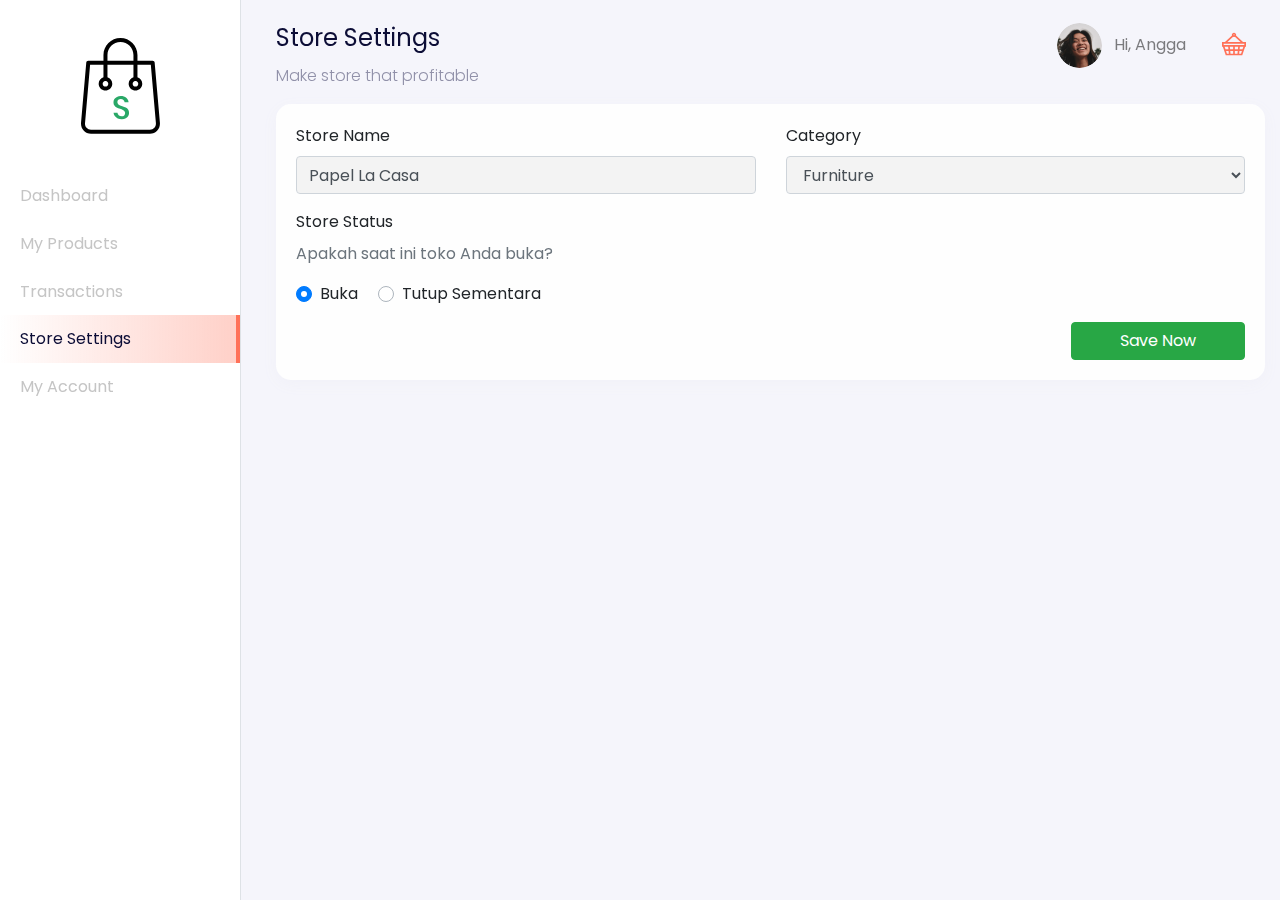
<file: dashboard-settings.html>
<!DOCTYPE html>
<html lang="en">
  <head>
    <meta charset="utf-8" />
    <meta
      name="viewport"
      content="width=device-width, initial-scale=1, shrink-to-fit=no"
    />
    <meta name="description" content="" />
    <meta name="author" content="" />

    <title>Dashboard - Your Best Marketplace</title>

    <link href="https://unpkg.com/aos@2.3.1/dist/aos.css" rel="stylesheet" />
    <link href="style/main.css" rel="stylesheet" />
  </head>

  <body>
    <div class="page-dashboard">
      <div class="d-flex" id="wrapper" data-aos="fade-right">
        <!-- Sidebar -->
        <div class="border-right" id="sidebar-wrapper">
          <div class="sidebar-heading text-center">
            <img src="/images/dashboard-store-logo.svg" alt="" class="my-4" />
          </div>
          <div class="list-group list-group-flush">
            <a
              href="/dashboard.html"
              class="list-group-item list-group-item-action"
              >Dashboard</a
            >
            <a
              href="/dashboard-products.html"
              class="list-group-item list-group-item-action"
              >My Products</a
            >
            <a
              href="/dashboard-transactions.html"
              class="list-group-item list-group-item-action"
              >Transactions</a
            >
            <a
              href="/dashboard-settings.html"
              class="list-group-item list-group-item-action active"
              >Store Settings</a
            >
            <a
              href="/dashboard-account.html"
              class="list-group-item list-group-item-action"
              >My Account</a
            >
          </div>
        </div>
        <!-- /#sidebar-wrapper -->

        <!-- Page Content -->
        <div id="page-content-wrapper">
          <nav
            class="navbar navbar-store navbar-expand-lg navbar-light fixed-top"
            data-aos="fade-down"
          >
            <button
              class="btn btn-secondary d-md-none mr-auto mr-2"
              id="menu-toggle"
            >
              &laquo; Menu
            </button>

            <button
              class="navbar-toggler"
              type="button"
              data-toggle="collapse"
              data-target="#navbarSupportedContent"
              aria-controls="navbarSupportedContent"
              aria-expanded="false"
              aria-label="Toggle navigation"
            >
              <span class="navbar-toggler-icon"></span>
            </button>

            <div class="collapse navbar-collapse" id="navbarSupportedContent">
              <ul class="navbar-nav ml-auto d-none d-lg-flex">
                <li class="nav-item dropdown">
                  <a
                    class="nav-link"
                    href="#"
                    id="navbarDropdown"
                    role="button"
                    data-toggle="dropdown"
                    aria-haspopup="true"
                    aria-expanded="false"
                  >
                    <img
                      src="/images/icon-user.png"
                      alt=""
                      class="rounded-circle mr-2 profile-picture"
                    />
                    Hi, Angga
                  </a>
                  <div class="dropdown-menu" aria-labelledby="navbarDropdown">
                    <a class="dropdown-item" href="/index.html"
                      >Back to Store</a
                    >
                    <a class="dropdown-item" href="/dashboard-account.html"
                      >Settings</a
                    >
                    <div class="dropdown-divider"></div>
                    <a class="dropdown-item" href="/">Logout</a>
                  </div>
                </li>
                <li class="nav-item">
                  <a class="nav-link d-inline-block mt-2" href="#">
                    <img src="/images/icon-cart-empty.svg" alt="" />
                  </a>
                </li>
              </ul>
              <!-- Mobile Menu -->
              <ul class="navbar-nav d-block d-lg-none mt-3">
                <li class="nav-item">
                  <a class="nav-link" href="#"> Hi, Angga </a>
                </li>
                <li class="nav-item">
                  <a class="nav-link d-inline-block" href="#"> Cart </a>
                </li>
              </ul>
            </div>
          </nav>

          <div
            class="section-content section-dashboard-home"
            data-aos="fade-up"
          >
            <div class="container-fluid">
              <div class="dashboard-heading">
                <h2 class="dashboard-title">Store Settings</h2>
                <p class="dashboard-subtitle">Make store that profitable</p>
              </div>
              <div class="dashboard-content">
                <div class="row">
                  <div class="col-12">
                    <form action="">
                      <div class="card">
                        <div class="card-body">
                          <div class="row">
                            <div class="col-md-6">
                              <div class="form-group">
                                <label for="storeName">Store Name</label>
                                <input
                                  type="text"
                                  class="form-control"
                                  id="storeName"
                                  aria-describedby="emailHelp"
                                  name="storeName"
                                  value="Papel La Casa"
                                />
                              </div>
                            </div>
                            <div class="col-md-6">
                              <div class="form-group">
                                <label for="category">Category</label>
                                <select
                                  name="category"
                                  id="category"
                                  class="form-control"
                                >
                                  <option value="Furniture">Furniture</option>
                                </select>
                              </div>
                            </div>
                          </div>
                          <div class="row">
                            <div class="col-md-6">
                              <div class="form-group">
                                <label for="is_store_open">Store Status</label>
                                <p class="text-muted">
                                  Apakah saat ini toko Anda buka?
                                </p>
                                <div
                                  class="custom-control custom-radio custom-control-inline"
                                >
                                  <input
                                    class="custom-control-input"
                                    type="radio"
                                    name="is_store_open"
                                    id="openStoreTrue"
                                    value="true"
                                    checked
                                  />
                                  <label
                                    class="custom-control-label"
                                    for="openStoreTrue"
                                    >Buka</label
                                  >
                                </div>
                                <div
                                  class="custom-control custom-radio custom-control-inline"
                                >
                                  <input
                                    class="custom-control-input"
                                    type="radio"
                                    name="is_store_open"
                                    id="openStoreFalse"
                                    value="false"
                                  />
                                  <label
                                    makasih
                                    class="custom-control-label"
                                    for="openStoreFalse"
                                    >Tutup Sementara</label
                                  >
                                </div>
                              </div>
                            </div>
                          </div>
                          <div class="row">
                            <div class="col text-right">
                              <button
                                type="submit"
                                class="btn btn-success px-5"
                              >
                                Save Now
                              </button>
                            </div>
                          </div>
                        </div>
                      </div>
                    </form>
                  </div>
                </div>
              </div>
            </div>
          </div>
        </div>
        <!-- /#page-content-wrapper -->
      </div>
    </div>
    <!-- Bootstrap core JavaScript -->
    <script src="/vendor/jquery/jquery.slim.min.js"></script>
    <script src="/vendor/bootstrap/js/bootstrap.bundle.min.js"></script>
    <script src="https://unpkg.com/aos@2.3.1/dist/aos.js"></script>
    <script>
      AOS.init();
    </script>
    <!-- Menu Toggle Script -->
    <script>
      $("#menu-toggle").click(function (e) {
        e.preventDefault();
        $("#wrapper").toggleClass("toggled");
      });
    </script>
  </body>
</html>
</file>
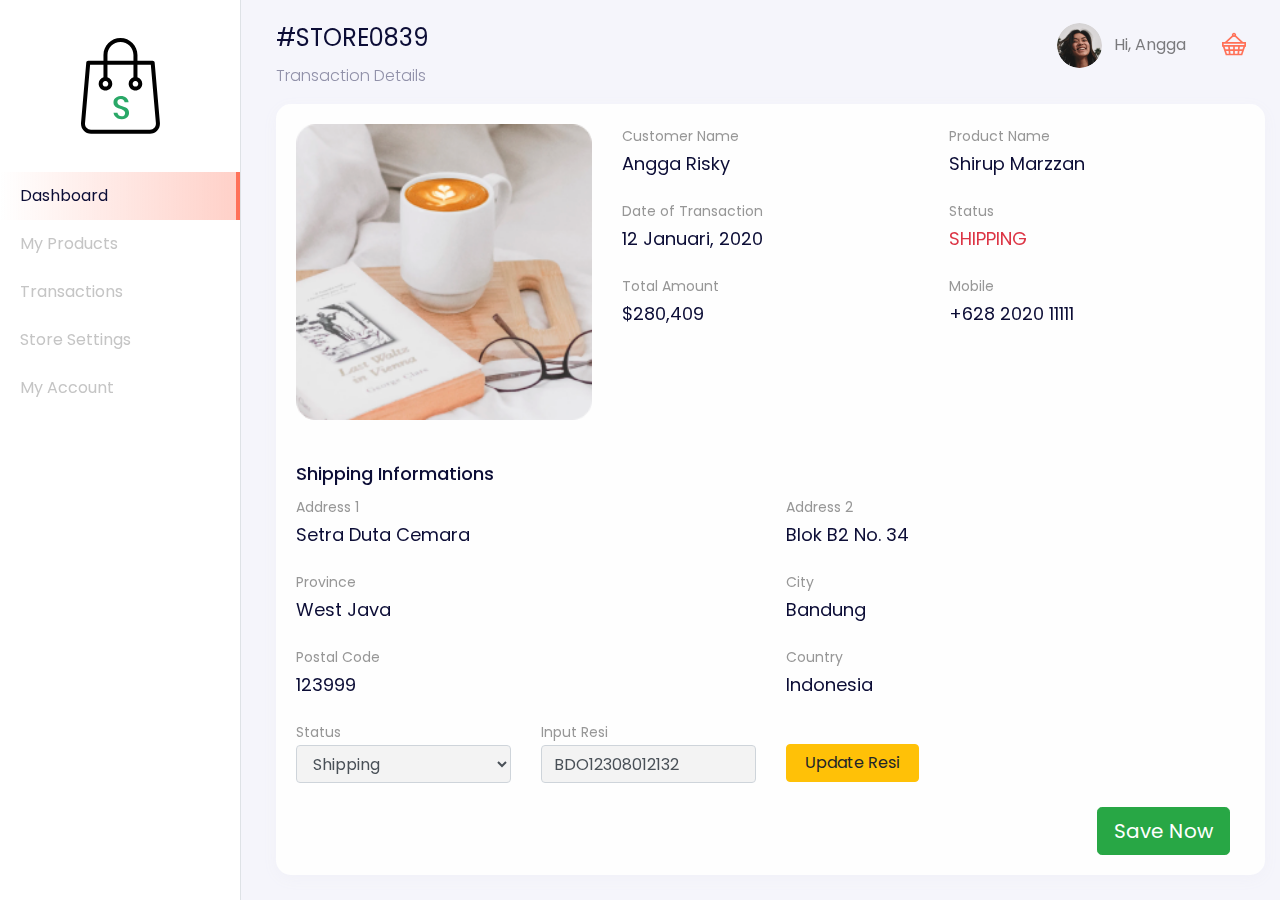
<file: dashboard-transactions-details.html>
<!DOCTYPE html>
<html lang="en">
  <head>
    <meta charset="utf-8" />
    <meta
      name="viewport"
      content="width=device-width, initial-scale=1, shrink-to-fit=no"
    />
    <meta name="description" content="" />
    <meta name="author" content="" />

    <title>Dashboard - Your Best Marketplace</title>

    <link href="https://unpkg.com/aos@2.3.1/dist/aos.css" rel="stylesheet" />
    <link href="style/main.css" rel="stylesheet" />
  </head>

  <body>
    <div class="page-dashboard">
      <div class="d-flex" id="wrapper" data-aos="fade-right">
        <!-- Sidebar -->
        <div class="border-right" id="sidebar-wrapper">
          <div class="sidebar-heading text-center">
            <img src="/images/dashboard-store-logo.svg" alt="" class="my-4" />
          </div>
          <div class="list-group list-group-flush">
            <a
              href="/dashboard.html"
              class="list-group-item list-group-item-action active"
              >Dashboard</a
            >
            <a
              href="/dashboard-products.html"
              class="list-group-item list-group-item-action"
              >My Products</a
            >
            <a
              href="/dashboard-transactions.html"
              class="list-group-item list-group-item-action"
              >Transactions</a
            >
            <a
              href="/dashboard-settings.html"
              class="list-group-item list-group-item-action"
              >Store Settings</a
            >
            <a
              href="/dashboard-account.html"
              class="list-group-item list-group-item-action"
              >My Account</a
            >
          </div>
        </div>
        <!-- /#sidebar-wrapper -->

        <!-- Page Content -->
        <div id="page-content-wrapper">
          <nav
            class="navbar navbar-store navbar-expand-lg navbar-light fixed-top"
            data-aos="fade-down"
          >
            <button
              class="btn btn-secondary d-md-none mr-auto mr-2"
              id="menu-toggle"
            >
              &laquo; Menu
            </button>

            <button
              class="navbar-toggler"
              type="button"
              data-toggle="collapse"
              data-target="#navbarSupportedContent"
              aria-controls="navbarSupportedContent"
              aria-expanded="false"
              aria-label="Toggle navigation"
            >
              <span class="navbar-toggler-icon"></span>
            </button>

            <div class="collapse navbar-collapse" id="navbarSupportedContent">
              <ul class="navbar-nav ml-auto d-none d-lg-flex">
                <li class="nav-item dropdown">
                  <a
                    class="nav-link"
                    href="#"
                    id="navbarDropdown"
                    role="button"
                    data-toggle="dropdown"
                    aria-haspopup="true"
                    aria-expanded="false"
                  >
                    <img
                      src="/images/icon-user.png"
                      alt=""
                      class="rounded-circle mr-2 profile-picture"
                    />
                    Hi, Angga
                  </a>
                  <div class="dropdown-menu" aria-labelledby="navbarDropdown">
                    <a class="dropdown-item" href="/index.html"
                      >Back to Store</a
                    >
                    <a class="dropdown-item" href="/dashboard-account.html"
                      >Settings</a
                    >
                    <div class="dropdown-divider"></div>
                    <a class="dropdown-item" href="/">Logout</a>
                  </div>
                </li>
                <li class="nav-item">
                  <a class="nav-link d-inline-block mt-2" href="#">
                    <img src="/images/icon-cart-empty.svg" alt="" />
                  </a>
                </li>
              </ul>
              <!-- Mobile Menu -->
              <ul class="navbar-nav d-block d-lg-none mt-3">
                <li class="nav-item">
                  <a class="nav-link" href="#"> Hi, Angga </a>
                </li>
                <li class="nav-item">
                  <a class="nav-link d-inline-block" href="#"> Cart </a>
                </li>
              </ul>
            </div>
          </nav>

          <div
            class="section-content section-dashboard-home"
            data-aos="fade-up"
          >
            <div class="container-fluid">
              <div class="dashboard-heading">
                <h2 class="dashboard-title">#STORE0839</h2>
                <p class="dashboard-subtitle">Transaction Details</p>
              </div>
              <div class="dashboard-content" id="transactionDetails">
                <div class="row">
                  <div class="col-12">
                    <div class="card">
                      <div class="card-body">
                        <div class="row">
                          <div class="col-12 col-md-4">
                            <img
                              src="/images/product-details-dashboard.png"
                              alt=""
                              class="w-100 mb-3"
                            />
                          </div>
                          <div class="col-12 col-md-8">
                            <div class="row">
                              <div class="col-12 col-md-6">
                                <div class="product-title">Customer Name</div>
                                <div class="product-subtitle">Angga Risky</div>
                              </div>
                              <div class="col-12 col-md-6">
                                <div class="product-title">Product Name</div>
                                <div class="product-subtitle">
                                  Shirup Marzzan
                                </div>
                              </div>
                              <div class="col-12 col-md-6">
                                <div class="product-title">
                                  Date of Transaction
                                </div>
                                <div class="product-subtitle">
                                  12 Januari, 2020
                                </div>
                              </div>
                              <div class="col-12 col-md-6">
                                <div class="product-title">Status</div>
                                <div class="product-subtitle text-danger">
                                  {{ status }}
                                </div>
                              </div>
                              <div class="col-12 col-md-6">
                                <div class="product-title">Total Amount</div>
                                <div class="product-subtitle">$280,409</div>
                              </div>
                              <div class="col-12 col-md-6">
                                <div class="product-title">Mobile</div>
                                <div class="product-subtitle">
                                  +628 2020 11111
                                </div>
                              </div>
                            </div>
                          </div>
                        </div>
                        <div class="row">
                          <div class="col-12 mt-4">
                            <h5>Shipping Informations</h5>
                            <div class="row">
                              <div class="col-12 col-md-6">
                                <div class="product-title">Address 1</div>
                                <div class="product-subtitle">
                                  Setra Duta Cemara
                                </div>
                              </div>
                              <div class="col-12 col-md-6">
                                <div class="product-title">Address 2</div>
                                <div class="product-subtitle">
                                  Blok B2 No. 34
                                </div>
                              </div>
                              <div class="col-12 col-md-6">
                                <div class="product-title">Province</div>
                                <div class="product-subtitle">West Java</div>
                              </div>
                              <div class="col-12 col-md-6">
                                <div class="product-title">City</div>
                                <div class="product-subtitle">Bandung</div>
                              </div>
                              <div class="col-12 col-md-6">
                                <div class="product-title">Postal Code</div>
                                <div class="product-subtitle">123999</div>
                              </div>
                              <div class="col-12 col-md-6">
                                <div class="product-title">Country</div>
                                <div class="product-subtitle">Indonesia</div>
                              </div>
                              <div class="col-12">
                                <div class="row">
                                  <div class="col-md-3">
                                    <div class="product-title">Status</div>
                                    <select
                                      name="status"
                                      id="status"
                                      class="form-control"
                                      v-model="status"
                                    >
                                      <option value="UNPAID">Unpaid</option>
                                      <option value="PENDING">Pending</option>
                                      <option value="SHIPPING">Shipping</option>
                                      <option value="SUCCESS">Success</option>
                                    </select>
                                  </div>
                                  <template v-if="status == 'SHIPPING'">
                                    <div class="col-md-3">
                                      <div class="product-title">
                                        Input Resi
                                      </div>
                                      <input
                                        class="form-control"
                                        type="text"
                                        name="resi"
                                        id="openStoreTrue"
                                        v-model="resi"
                                      />
                                    </div>
                                    <div class="col-md-2">
                                      <button
                                        type="submit"
                                        class="btn btn-warning btn-block mt-4"
                                      >
                                        Update Resi
                                      </button>
                                    </div>
                                  </template>
                                </div>
                              </div>
                            </div>
                          </div>
                        </div>
                        <div class="col text-right">
                          <button
                            type="submit"
                            class="btn btn-success btn-lg mt-4"
                          >
                            Save Now
                          </button>
                        </div>
                      </div>
                    </div>
                  </div>
                </div>
              </div>
            </div>
          </div>
        </div>
        <!-- /#page-content-wrapper -->
      </div>
    </div>
    <!-- Bootstrap core JavaScript -->
    <script src="/vendor/jquery/jquery.slim.min.js"></script>
    <script src="/vendor/bootstrap/js/bootstrap.bundle.min.js"></script>
    <script src="https://unpkg.com/aos@2.3.1/dist/aos.js"></script>
    <script>
      AOS.init();
    </script>
    <!-- Menu Toggle Script -->
    <script>
      $("#menu-toggle").click(function (e) {
        e.preventDefault();
        $("#wrapper").toggleClass("toggled");
      });
    </script>
    <script src="/vendor/vue/vue.js"></script>
    <script>
      var transactionDetails = new Vue({
        el: "#transactionDetails",
        data: {
          status: "SHIPPING",
          resi: "BDO12308012132",
        },
      });
    </script>
  </body>
</html>
</file>
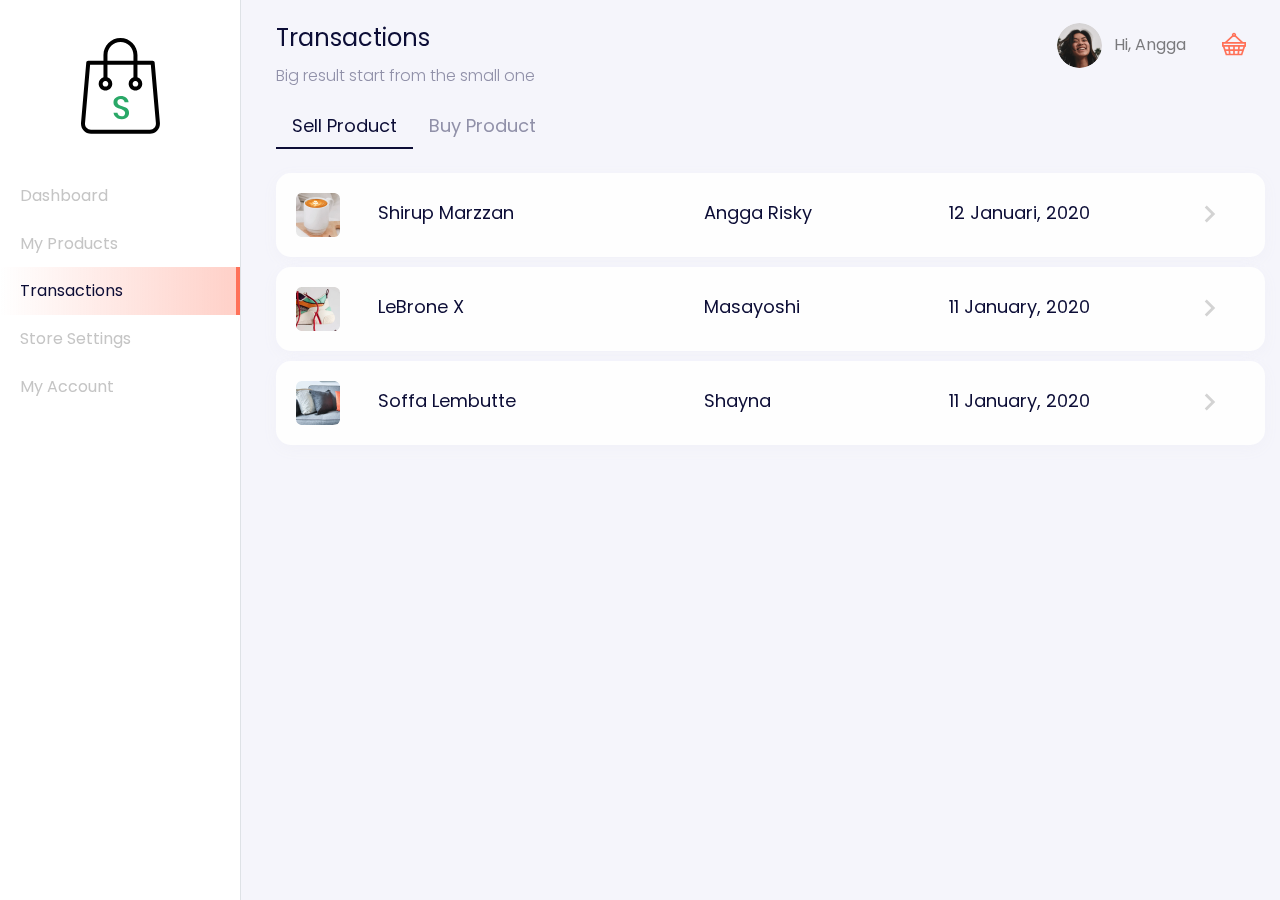
<file: dashboard-transactions.html>
<!DOCTYPE html>
<html lang="en">
  <head>
    <meta charset="utf-8" />
    <meta
      name="viewport"
      content="width=device-width, initial-scale=1, shrink-to-fit=no"
    />
    <meta name="description" content="" />
    <meta name="author" content="" />

    <title>Dashboard - Your Best Marketplace</title>

    <link href="https://unpkg.com/aos@2.3.1/dist/aos.css" rel="stylesheet" />
    <link href="style/main.css" rel="stylesheet" />
  </head>

  <body>
    <div class="page-dashboard">
      <div class="d-flex" id="wrapper" data-aos="fade-right">
        <!-- Sidebar -->
        <div class="border-right" id="sidebar-wrapper">
          <div class="sidebar-heading text-center">
            <img src="/images/dashboard-store-logo.svg" alt="" class="my-4" />
          </div>
          <div class="list-group list-group-flush">
            <a
              href="/dashboard.html"
              class="list-group-item list-group-item-action"
              >Dashboard</a
            >
            <a
              href="/dashboard-products.html"
              class="list-group-item list-group-item-action"
              >My Products</a
            >
            <a
              href="/dashboard-transactions.html"
              class="list-group-item list-group-item-action active"
              >Transactions</a
            >
            <a
              href="/dashboard-settings.html"
              class="list-group-item list-group-item-action"
              >Store Settings</a
            >
            <a
              href="/dashboard-account.html"
              class="list-group-item list-group-item-action"
              >My Account</a
            >
          </div>
        </div>
        <!-- /#sidebar-wrapper -->

        <!-- Page Content -->
        <div id="page-content-wrapper">
          <nav
            class="navbar navbar-store navbar-expand-lg navbar-light fixed-top"
            data-aos="fade-down"
          >
            <button
              class="btn btn-secondary d-md-none mr-auto mr-2"
              id="menu-toggle"
            >
              &laquo; Menu
            </button>

            <button
              class="navbar-toggler"
              type="button"
              data-toggle="collapse"
              data-target="#navbarSupportedContent"
              aria-controls="navbarSupportedContent"
              aria-expanded="false"
              aria-label="Toggle navigation"
            >
              <span class="navbar-toggler-icon"></span>
            </button>

            <div class="collapse navbar-collapse" id="navbarSupportedContent">
              <ul class="navbar-nav ml-auto d-none d-lg-flex">
                <li class="nav-item dropdown">
                  <a
                    class="nav-link"
                    href="#"
                    id="navbarDropdown"
                    role="button"
                    data-toggle="dropdown"
                    aria-haspopup="true"
                    aria-expanded="false"
                  >
                    <img
                      src="/images/icon-user.png"
                      alt=""
                      class="rounded-circle mr-2 profile-picture"
                    />
                    Hi, Angga
                  </a>
                  <div class="dropdown-menu" aria-labelledby="navbarDropdown">
                    <a class="dropdown-item" href="/index.html"
                      >Back to Store</a
                    >
                    <a class="dropdown-item" href="/dashboard-account.html"
                      >Settings</a
                    >
                    <div class="dropdown-divider"></div>
                    <a class="dropdown-item" href="/">Logout</a>
                  </div>
                </li>
                <li class="nav-item">
                  <a class="nav-link d-inline-block mt-2" href="#">
                    <img src="/images/icon-cart-empty.svg" alt="" />
                  </a>
                </li>
              </ul>
              <!-- Mobile Menu -->
              <ul class="navbar-nav d-block d-lg-none mt-3">
                <li class="nav-item">
                  <a class="nav-link" href="#"> Hi, Angga </a>
                </li>
                <li class="nav-item">
                  <a class="nav-link d-inline-block" href="#"> Cart </a>
                </li>
              </ul>
            </div>
          </nav>

          <div
            class="section-content section-dashboard-home"
            data-aos="fade-up"
          >
            <div class="container-fluid">
              <div class="dashboard-heading">
                <h2 class="dashboard-title">Transactions</h2>
                <p class="dashboard-subtitle">
                  Big result start from the small one
                </p>
              </div>
              <div class="dashboard-content">
                <ul class="nav nav-pills" id="myTab" role="tablist">
                  <li class="nav-item" role="presentation">
                    <a
                      class="nav-link active"
                      id="sell-tab"
                      data-toggle="tab"
                      href="#sell"
                      role="tab"
                      aria-controls="sell"
                      aria-selected="true"
                      >Sell Product</a
                    >
                  </li>
                  <li class="nav-item" role="presentation">
                    <a
                      class="nav-link"
                      id="buy-tab"
                      data-toggle="tab"
                      href="#buy"
                      role="tab"
                      aria-controls="buy"
                      aria-selected="false"
                      >Buy Product</a
                    >
                  </li>
                </ul>
                <div class="tab-content" id="myTabContent">
                  <div
                    class="tab-pane fade show active"
                    id="sell"
                    role="tabpanel"
                    aria-labelledby="sell-tab"
                  >
                    <div class="row mt-3">
                      <div class="col-12 mt-2">
                        <a
                          class="card card-list d-block"
                          href="/dashboard-transactions-details.html"
                        >
                          <div class="card-body">
                            <div class="row">
                              <div class="col-md-1">
                                <img
                                  src="/images/dashboard-icon-product-1.png"
                                  alt=""
                                />
                              </div>
                              <div class="col-md-4">Shirup Marzzan</div>
                              <div class="col-md-3">Angga Risky</div>
                              <div class="col-md-3">12 Januari, 2020</div>
                              <div class="col-md-1 d-none d-md-block">
                                <img
                                  src="/images/dashboard-arrow-right.svg"
                                  alt=""
                                />
                              </div>
                            </div>
                          </div>
                        </a>
                        <a
                          class="card card-list d-block"
                          href="/dashboard-transactions-details.html"
                        >
                          <div class="card-body">
                            <div class="row">
                              <div class="col-md-1">
                                <img
                                  src="/images/dashboard-icon-product-2.png"
                                  alt=""
                                />
                              </div>
                              <div class="col-md-4">LeBrone X</div>
                              <div class="col-md-3">Masayoshi</div>
                              <div class="col-md-3">11 January, 2020</div>
                              <div class="col-md-1 d-none d-md-block">
                                <img
                                  src="/images/dashboard-arrow-right.svg"
                                  alt=""
                                />
                              </div>
                            </div>
                          </div>
                        </a>
                        <a
                          class="card card-list d-block"
                          href="/dashboard-transactions-details.html"
                        >
                          <div class="card-body">
                            <div class="row">
                              <div class="col-md-1">
                                <img
                                  src="/images/dashboard-icon-product-3.png"
                                  alt=""
                                />
                              </div>
                              <div class="col-md-4">Soffa Lembutte</div>
                              <div class="col-md-3">Shayna</div>
                              <div class="col-md-3">11 January, 2020</div>
                              <div class="col-md-1 d-none d-md-block">
                                <img
                                  src="/images/dashboard-arrow-right.svg"
                                  alt=""
                                />
                              </div>
                            </div>
                          </div>
                        </a>
                      </div>
                    </div>
                  </div>
                  <div
                    class="tab-pane fade"
                    id="buy"
                    role="tabpanel"
                    aria-labelledby="buy-tab"
                  >
                    <div class="row mt-3">
                      <div class="col-12 mt-2">
                        <a
                          class="card card-list d-block"
                          href="/dashboard-transactions-details.html"
                        >
                          <div class="card-body">
                            <div class="row">
                              <div class="col-md-1">
                                <img
                                  src="/images/dashboard-icon-product-1.png"
                                  alt=""
                                />
                              </div>
                              <div class="col-md-4">Shirup Marzzan</div>
                              <div class="col-md-3">Angga Risky</div>
                              <div class="col-md-3">12 Januari, 2020</div>
                              <div class="col-md-1 d-none d-md-block">
                                <img
                                  src="/images/dashboard-arrow-right.svg"
                                  alt=""
                                />
                              </div>
                            </div>
                          </div>
                        </a>
                      </div>
                    </div>
                  </div>
                </div>
              </div>
            </div>
          </div>
        </div>
        <!-- /#page-content-wrapper -->
      </div>
    </div>
    <!-- Bootstrap core JavaScript -->
    <script src="/vendor/jquery/jquery.slim.min.js"></script>
    <script src="/vendor/bootstrap/js/bootstrap.bundle.min.js"></script>
    <script src="https://unpkg.com/aos@2.3.1/dist/aos.js"></script>
    <script>
      AOS.init();
    </script>
    <!-- Menu Toggle Script -->
    <script>
      $("#menu-toggle").click(function (e) {
        e.preventDefault();
        $("#wrapper").toggleClass("toggled");
      });
    </script>
  </body>
</html>
</file>
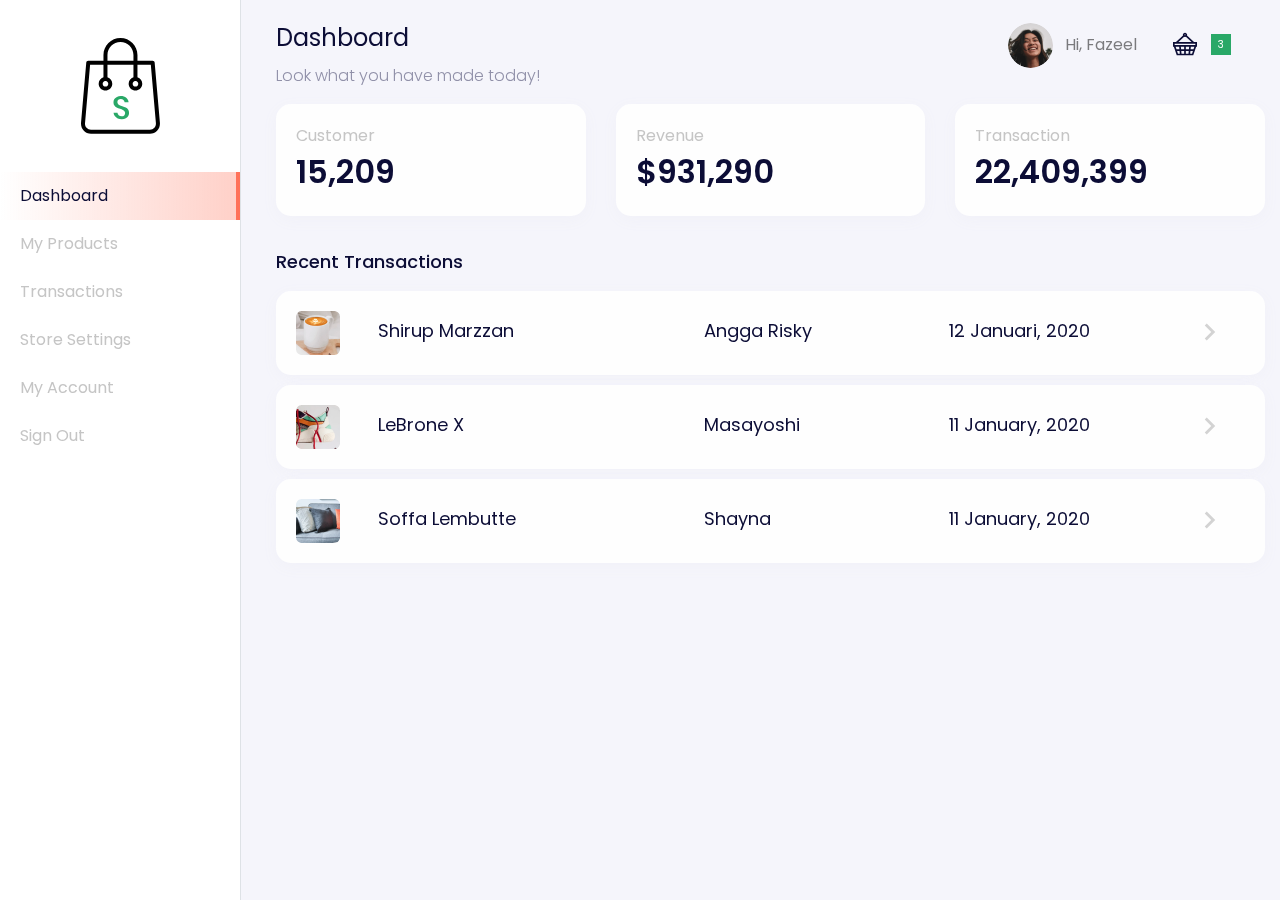
<file: dashboard.html>
<!DOCTYPE html>
<html lang="en">
  <head>
    <meta charset="utf-8" />
    <meta
      name="viewport"
      content="width=device-width, initial-scale=1, shrink-to-fit=no"
    />
    <meta name="description" content="" />
    <meta name="author" content="" />

    <title>Store - Your Best Marketplace</title>

    <link href="https://unpkg.com/aos@2.3.1/dist/aos.css" rel="stylesheet" />
    <link href="style/main.css" rel="stylesheet" />
  </head>

  <body>
    <div class="page-dashboard">
      <div class="d-flex" id="wrapper" data-aos="fade-right">
        <div class="border-right" id="sidebar-wrapper">
          <div class="sidebar-heading text-center">
            <img src="/images/dashboard-store-logo.svg" alt="" class="my-4" />
          </div>

          <div class="list-group list-group-flush">
            <a
              href="/dashboard.html"
              class="list-group-item list-group-item-action active"
            >
              Dashboard
            </a>
            <a
              href="/dashboard-products.html"
              class="list-group-item list-group-item-action"
            >
              My Products
            </a>
            <a
              href="/dashboard-transactions.html"
              class="list-group-item list-group-item-action"
            >
              Transactions
            </a>
            <a
              href="/dashboard-settings.html"
              class="list-group-item list-group-item-action"
            >
              Store Settings
            </a>
            <a
              href="/dashboard-account.html"
              class="list-group-item list-group-item-action"
            >
              My Account
            </a>
            <a
              href="/index.html"
              class="list-group-item list-group-item-action"
            >
              Sign Out
            </a>
          </div>
        </div>

        <div id="page-content-wrapper">
          <nav
            class="navbar navbar-expand-lg navbar-light navbar-store fixed-top"
            data-aos="fade-down"
          >
            <div class="container-fluid">
              <button
                class="btn btn-secondary d-md-none mr-auto mr-2"
                id="menu-toggle"
              >
                &laquo; Menu
              </button>
              <button
                class="navbar-toggler"
                type="button"
                data-toggle="collapse"
                data-target="#navbarSupportedContent"
              >
                <span class="navbar-toggler-icon"></span>
              </button>
              <div class="collapse navbar-collapse" id="navbarSupportedContent">
                <!-- Desktop Menu -->

                <ul class="navbar-nav d-none d-lg-flex ml-auto">
                  <li class="nav-item dropdown">
                    <a
                      href="#"
                      class="nav-link"
                      id="navbarDropdown"
                      role="button"
                      data-toggle="dropdown"
                    >
                      <img
                        src="/images/icon-user.png"
                        alt=""
                        class="rounded-circle mr-2 profile-picture"
                      />
                      Hi, Fazeel
                    </a>
                    <div class="dropdown-menu">
                      <a href="/dashboard.html" class="dropdown-item">
                        Dashboard
                      </a>
                      <a href="/dashboard-account.html" class="dropdown-item">
                        Settings
                      </a>
                      <div class="dropdown-divider"></div>
                      <a href="/" class="dropdown-item">Logout</a>
                    </div>
                  </li>
                  <li class="nav-item">
                    <a href="#" class="nav-link d-inline-block mt-2">
                      <img src="/images/icon-cart-filled.svg" alt="" />
                      <div class="card-badge">3</div>
                    </a>
                  </li>
                </ul>

                <!-- Moobile Menu -->

                <ul class="navbar-nav d-block d-lg-none">
                  <li class="nav-item">
                    <a href="#" class="nav-link">Hi, Fazeel</a>
                    <a href="#" class="nav-link d-inline-block">Cart</a>
                  </li>
                </ul>
              </div>
            </div>
          </nav>

          <!-- section-content -->

          <div
            class="section-content section-dashboard-home"
            data-aos="fade-up"
          >
            <div class="container-fluid">
              <div class="dashboard-heading">
                <h2 class="dashboard-title">Dashboard</h2>
                <p class="dashboard-subtitle">Look what you have made today!</p>
              </div>
              <div class="dashboard-content">
                <div class="row">
                  <div class="col-md-4">
                    <div class="card mb-2">
                      <div class="card-body">
                        <div class="dashboard-card-title">Customer</div>
                        <div class="dashboard-card-subtitle">15,209</div>
                      </div>
                    </div>
                  </div>
                  <div class="col-md-4">
                    <div class="card mb-2">
                      <div class="card-body">
                        <div class="dashboard-card-title">Revenue</div>
                        <div class="dashboard-card-subtitle">$931,290</div>
                      </div>
                    </div>
                  </div>
                  <div class="col-md-4">
                    <div class="card mb-2">
                      <div class="card-body">
                        <div class="dashboard-card-title">Transaction</div>
                        <div class="dashboard-card-subtitle">22,409,399</div>
                      </div>
                    </div>
                  </div>
                </div>

                <div class="row mt-3">
                  <div class="col-12 mt-2">
                    <h5 class="mb-3">Recent Transactions</h5>
                    <a
                      class="card card-list d-block"
                      href="/dashboard-transactions-details.html"
                    >
                      <div class="card-body">
                        <div class="row">
                          <div class="col-md-1">
                            <img
                              src="/images/dashboard-icon-product-1.png"
                              alt=""
                            />
                          </div>
                          <div class="col-md-4">Shirup Marzzan</div>
                          <div class="col-md-3">Angga Risky</div>
                          <div class="col-md-3">12 Januari, 2020</div>
                          <div class="col-md-1 d-none d-md-block">
                            <img
                              src="/images/dashboard-arrow-right.svg"
                              alt=""
                            />
                          </div>
                        </div>
                      </div>
                    </a>
                    <a
                      class="card card-list d-block"
                      href="/dashboard-transactions-details.html"
                    >
                      <div class="card-body">
                        <div class="row">
                          <div class="col-md-1">
                            <img
                              src="/images/dashboard-icon-product-2.png"
                              alt=""
                            />
                          </div>
                          <div class="col-md-4">LeBrone X</div>
                          <div class="col-md-3">Masayoshi</div>
                          <div class="col-md-3">11 January, 2020</div>
                          <div class="col-md-1 d-none d-md-block">
                            <img
                              src="/images/dashboard-arrow-right.svg"
                              alt=""
                            />
                          </div>
                        </div>
                      </div>
                    </a>
                    <a
                      class="card card-list d-block"
                      href="/dashboard-transactions-details.html"
                    >
                      <div class="card-body">
                        <div class="row">
                          <div class="col-md-1">
                            <img
                              src="/images/dashboard-icon-product-3.png"
                              alt=""
                            />
                          </div>
                          <div class="col-md-4">Soffa Lembutte</div>
                          <div class="col-md-3">Shayna</div>
                          <div class="col-md-3">11 January, 2020</div>
                          <div class="col-md-1 d-none d-md-block">
                            <img
                              src="/images/dashboard-arrow-right.svg"
                              alt=""
                            />
                          </div>
                        </div>
                      </div>
                    </a>
                  </div>
                </div>
              </div>
            </div>
          </div>
        </div>
        <!-- /#page-content-wrapper -->
      </div>
    </div>

    <!-- Bootstrap core JavaScript -->
    <script src="/vendor/jquery/jquery.slim.min.js"></script>
    <script src="/vendor/bootstrap/js/bootstrap.bundle.min.js"></script>
    <script src="https://unpkg.com/aos@2.3.1/dist/aos.js"></script>
    <script>
      AOS.init();
    </script>
    <script>
      $("#menu-toggle").click(function (e) {
        e.preventDefault();
        $("#wrapper").toggleClass("toggled");
      });
    </script>
    <script src="script/navbar-scroll.js"></script>
  </body>
</html>
</file>
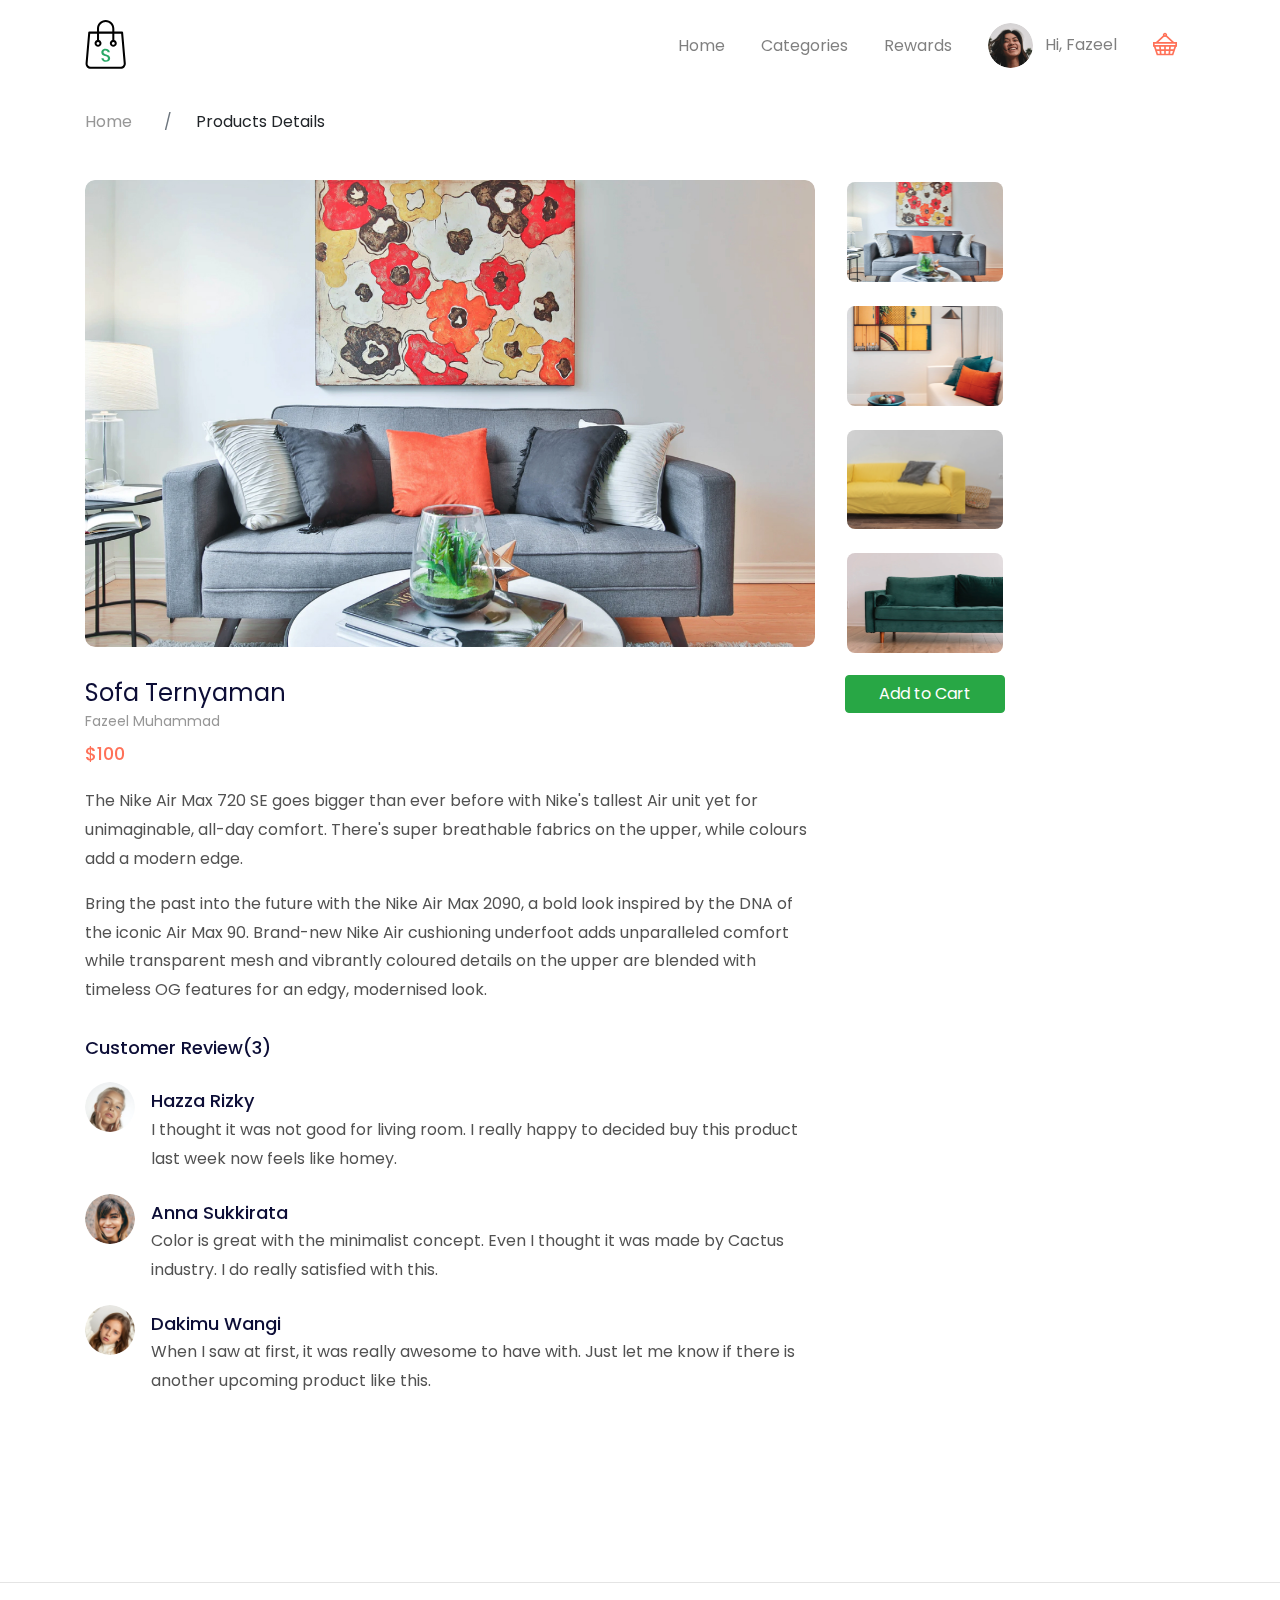
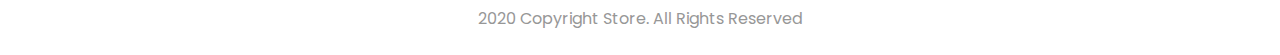
<file: details.html>
<!DOCTYPE html>
<html lang="en">
  <head>
    <meta charset="utf-8" />
    <meta
      name="viewport"
      content="width=device-width, initial-scale=1, shrink-to-fit=no"
    />
    <meta name="description" content="" />
    <meta name="author" content="" />

    <title>Store - Your Best Marketplace</title>

    <link href="https://unpkg.com/aos@2.3.1/dist/aos.css" rel="stylesheet" />
    <link href="style/main.css" rel="stylesheet" />
  </head>

  <body>
    <nav
      class="navbar navbar-expand-lg navbar-light navbar-store fixed-top navbar-fixed-top"
      data-aos="fade-down"
    >
      <div class="container">
        <a class="navbar-brand" href="/">
          <img src="/images/logo.svg" alt="" />
        </a>
        <button
          class="navbar-toggler"
          type="button"
          data-toggle="collapse"
          data-target="#navbarResponsive"
          aria-controls="navbarResponsive"
          aria-expanded="false"
          aria-label="Toggle navigation"
        >
          <span class="navbar-toggler-icon"></span>
        </button>
        <div class="collapse navbar-collapse" id="navbarResponsive">
          <ul class="navbar-nav ml-auto">
            <li class="nav-item">
              <a class="nav-link" href="/">Home </a>
            </li>
            <li class="nav-item">
              <a class="nav-link" href="/categories.html">Categories</a>
            </li>
            <li class="nav-item">
              <a class="nav-link" href="#">Rewards</a>
            </li>
          </ul>

          <!-- Desktop Menu -->

          <ul class="navbar-nav d-none d-lg-flex">
            <li class="nav-item dropdown">
              <a
                href="#"
                class="nav-link"
                id="navbarDropdown"
                role="button"
                data-toggle="dropdown"
              >
                <img
                  src="/images/icon-user.png"
                  alt=""
                  class="rounded-circle mr-2 profile-picture"
                />
                Hi, Fazeel
              </a>
              <div class="dropdown-menu">
                <a href="/dashboard.html" class="dropdown-item"> Dashboard </a>
                <a href="/dashboard-account.html" class="dropdown-item">
                  Settings
                </a>
                <div class="dropdown-divider"></div>
                <a href="/" class="dropdown-item">Logout</a>
              </div>
            </li>
            <li class="nav-item">
              <a href="#" class="nav-link d-inline-block mt-2">
                <img src="/images/icon-cart-empty.svg" alt="" />
              </a>
            </li>
          </ul>

          <!-- Moobile Menu -->

          <ul class="navbar-nav d-block d-lg-none">
            <li class="nav-item">
              <a href="#" class="nav-link">Hi, Fazeel</a>
              <a href="#" class="nav-link d-inline-block">Cart</a>
            </li>
          </ul>
        </div>
      </div>
    </nav>

    <!-- Page Content -->

    <div class="page-content page-details">
      <section
        class="store-breadcrumbs"
        data-aos="fade-up"
        data-aos-delay="100"
      >
        <div class="container">
          <div class="row">
            <div class="col-12">
              <nav>
                <ol class="breadcrumb">
                  <li class="breadcrumb-item">
                    <a href="/index.html">Home</a>
                  </li>
                  <li class="breadcrumb-item">Products Details</li>
                </ol>
              </nav>
            </div>
          </div>
        </div>
      </section>

      <section class="store-gallery" id="gallery">
        <div class="container">
          <div class="row">
            <div class="col-lg-8" data-aos="zoom-in">
              <transition name="slide-fade" mode="out-in">
                <img
                  :src="photos[activePhoto].url"
                  key="photos[activePhoto].id"
                  class="w-100 main-image"
                />
              </transition>
            </div>

            <div class="col-lg-2">
              <div class="row">
                <div
                  class="col-3 col-lg-12 mt-2 mt-lg-0"
                  v-for="(photo, index) in photos"
                  :key="photo.id"
                  data-aos="zoom-in"
                  data-aos-delay="100"
                >
                  <a href="#" @click="changeActive(index)">
                    <img
                      :src="photo.url"
                      class="w-100 thumbail-image"
                      :class="{active: index == activePhoto}"
                    />
                  </a>
                </div>
              </div>
            </div>
          </div>
        </div>
      </section>

      <div class="store-detail-container" data-aos="fade-up">
        <section class="store-heading">
          <div class="container">
            <div class="row">
              <div class="col-lg-8">
                <h1>Sofa Ternyaman</h1>
                <div class="owner">Fazeel Muhammad</div>
                <div class="price">$100</div>
              </div>
              <div class="col-lg-2" data-aos="zoom-in">
                <a
                  href="/cart.html"
                  class="btn btn-success px-4 text-white btn-block mb-3"
                >
                  Add to Cart
                </a>
              </div>
            </div>
          </div>
        </section>

        <section class="store-description">
          <div class="container">
            <div class="row">
              <div class="col-12 col-lg-8">
                <p>
                  The Nike Air Max 720 SE goes bigger than ever before with
                  Nike's tallest Air unit yet for unimaginable, all-day comfort.
                  There's super breathable fabrics on the upper, while colours
                  add a modern edge.
                </p>
                <p>
                  Bring the past into the future with the Nike Air Max 2090, a
                  bold look inspired by the DNA of the iconic Air Max 90.
                  Brand-new Nike Air cushioning underfoot adds unparalleled
                  comfort while transparent mesh and vibrantly coloured details
                  on the upper are blended with timeless OG features for an
                  edgy, modernised look.
                </p>
              </div>
            </div>
          </div>
        </section>

        <section class="store-review">
          <div class="container">
            <div class="row">
              <div class="col-12 col-lg-8 mt-3 mb-3">
                <h5>Customer Review(3)</h5>
              </div>
            </div>

            <div class="row">
              <div class="col-12 col-lg-8">
                <ul class="list-unstyled">
                  <li class="media">
                    <img
                      src="/images/icon-testimonial-1.png"
                      alt=""
                      class="mr-3 rounded-circle"
                    />
                    <div class="media-body">
                      <h5 class="mt-2 mb-1">Hazza Rizky</h5>
                      I thought it was not good for living room. I really happy
                      to decided buy this product last week now feels like
                      homey.
                    </div>
                  </li>

                  <li class="media">
                    <img
                      src="/images/icon-testimonial-2.png"
                      alt=""
                      class="mr-3 rounded-circle"
                    />
                    <div class="media-body">
                      <h5 class="mt-2 mb-1">Anna Sukkirata</h5>
                      Color is great with the minimalist concept. Even I thought
                      it was made by Cactus industry. I do really satisfied with
                      this.
                    </div>
                  </li>

                  <li class="media">
                    <img
                      src="/images/icon-testimonial-3.png"
                      alt=""
                      class="mr-3 rounded-circle"
                    />
                    <div class="media-body">
                      <h5 class="mt-2 mb-1">Dakimu Wangi</h5>
                      When I saw at first, it was really awesome to have with.
                      Just let me know if there is another upcoming product like
                      this.
                    </div>
                  </li>
                </ul>
              </div>
            </div>
          </div>
        </section>
      </div>
    </div>

    <footer>
      <div class="container">
        <div class="row">
          <div class="col-12 text-center">
            <p class="pt-4 pb-2">2020 Copyright Store. All Rights Reserved</p>
          </div>
        </div>
      </div>
    </footer>

    <!-- Bootstrap core JavaScript -->
    <script src="/vendor/jquery/jquery.slim.min.js"></script>
    <script src="/vendor/bootstrap/js/bootstrap.bundle.min.js"></script>
    <script src="https://unpkg.com/aos@2.3.1/dist/aos.js"></script>
    <script>
      AOS.init();
    </script>
    <script src="/vendor/vue/vue.js"></script>
    <script>
      var gallery = new Vue({
        el: "#gallery",
        mounted() {
          AOS.init();
        },

        data: {
          activePhoto: 0,
          photos: [
            {
              id: 1,
              url: "/images/product-details-1.jpg",
            },
            {
              id: 2,
              url: "/images/product-details-2.jpg",
            },
            {
              id: 3,
              url: "/images/product-details-3.jpg",
            },
            {
              id: 4,
              url: "/images/product-details-4.jpg",
            },
          ],
        },

        methods: {
          changeActive(id) {
            this.activePhoto = id;
          },
        },
      });
    </script>
    <script src="script/navbar-scroll.js"></script>
  </body>
</html>
</file>
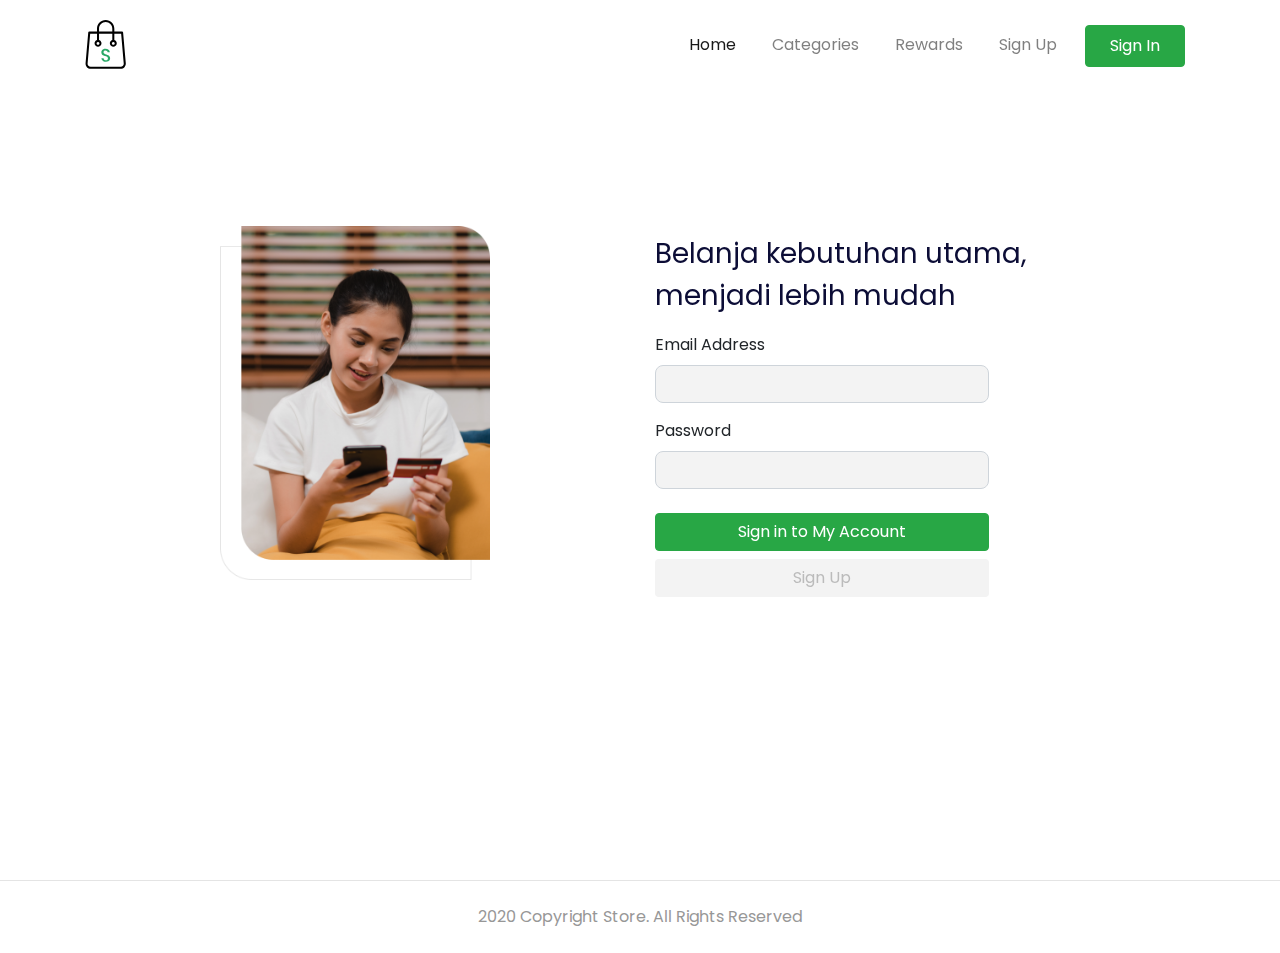
<file: login.html>
<!DOCTYPE html>
<html lang="en">
  <head>
    <meta charset="utf-8" />
    <meta
      name="viewport"
      content="width=device-width, initial-scale=1, shrink-to-fit=no"
    />
    <meta name="description" content="" />
    <meta name="author" content="" />

    <title>Store - Your Best Marketplace</title>

    <link href="https://unpkg.com/aos@2.3.1/dist/aos.css" rel="stylesheet" />
    <link href="style/main.css" rel="stylesheet" />
  </head>

  <body>
    <nav
      class="navbar navbar-expand-lg navbar-light navbar-store fixed-top navbar-fixed-top"
      data-aos="fade-down"
    >
      <div class="container">
        <a class="navbar-brand" href="/">
          <img src="/images/logo.svg" alt="" />
        </a>
        <button
          class="navbar-toggler"
          type="button"
          data-toggle="collapse"
          data-target="#navbarResponsive"
          aria-controls="navbarResponsive"
          aria-expanded="false"
          aria-label="Toggle navigation"
        >
          <span class="navbar-toggler-icon"></span>
        </button>
        <div class="collapse navbar-collapse" id="navbarResponsive">
          <ul class="navbar-nav ml-auto">
            <li class="nav-item active">
              <a class="nav-link" href="/">Home </a>
            </li>
            <li class="nav-item">
              <a class="nav-link" href="/categories.html">Categories</a>
            </li>
            <li class="nav-item">
              <a class="nav-link" href="#">Rewards</a>
            </li>
            <li class="nav-item">
              <a class="nav-link" href="/register.html">Sign Up</a>
            </li>
            <li class="nav-item">
              <a
                class="btn btn-success nav-link px-4 text-white"
                href="/login.html"
                >Sign In</a
              >
            </li>
          </ul>
        </div>
      </div>
    </nav>

    <!-- Page-Content -->
    <div class="page-content page-auth">
      <div class="section-store-auth" data-aos="fade-up">
        <div class="container">
          <div class="row align-items-center row-login">
            <div class="col-lg-6 text-center">
              <img
                src="/images/login-placeholder.png"
                alt=""
                class="w-50 mb-4 mb-lg-none"
              />
            </div>
            <div class="col-lg-5">
              <h2>
                Belanja kebutuhan utama, <br />
                menjadi lebih mudah
              </h2>
              <form action="" class="mt-3">
                <div class="form-group">
                  <label for="email">Email Address</label>
                  <input
                    type="email"
                    class="form-control w-75"
                    name="email"
                    id="email"
                  />
                </div>
                <div class="form-group">
                  <label for="password">Password</label>
                  <input
                    type="password"
                    class="form-control w-75"
                    name="password"
                    id="password"
                  />
                </div>

                <a
                  href="/dashboard.html"
                  class="btn btn-success btn-block w-75 mt-4"
                >
                  Sign in to My Account
                </a>

                <a
                  href="/register.html"
                  class="btn btn-signup btn-block w-75 mt-2"
                >
                  Sign Up
                </a>
              </form>
            </div>
          </div>
        </div>
      </div>
    </div>

    <footer>
      <div class="container">
        <div class="row">
          <div class="col-12 text-center">
            <p class="pt-4 pb-2">2020 Copyright Store. All Rights Reserved</p>
          </div>
        </div>
      </div>
    </footer>

    <!-- Bootstrap core JavaScript -->
    <script src="/vendor/jquery/jquery.slim.min.js"></script>
    <script src="/vendor/bootstrap/js/bootstrap.bundle.min.js"></script>
    <script src="https://unpkg.com/aos@2.3.1/dist/aos.js"></script>
    <script>
      AOS.init();
    </script>
    <script src="script/navbar-scroll.js"></script>
  </body>
</html>
</file>
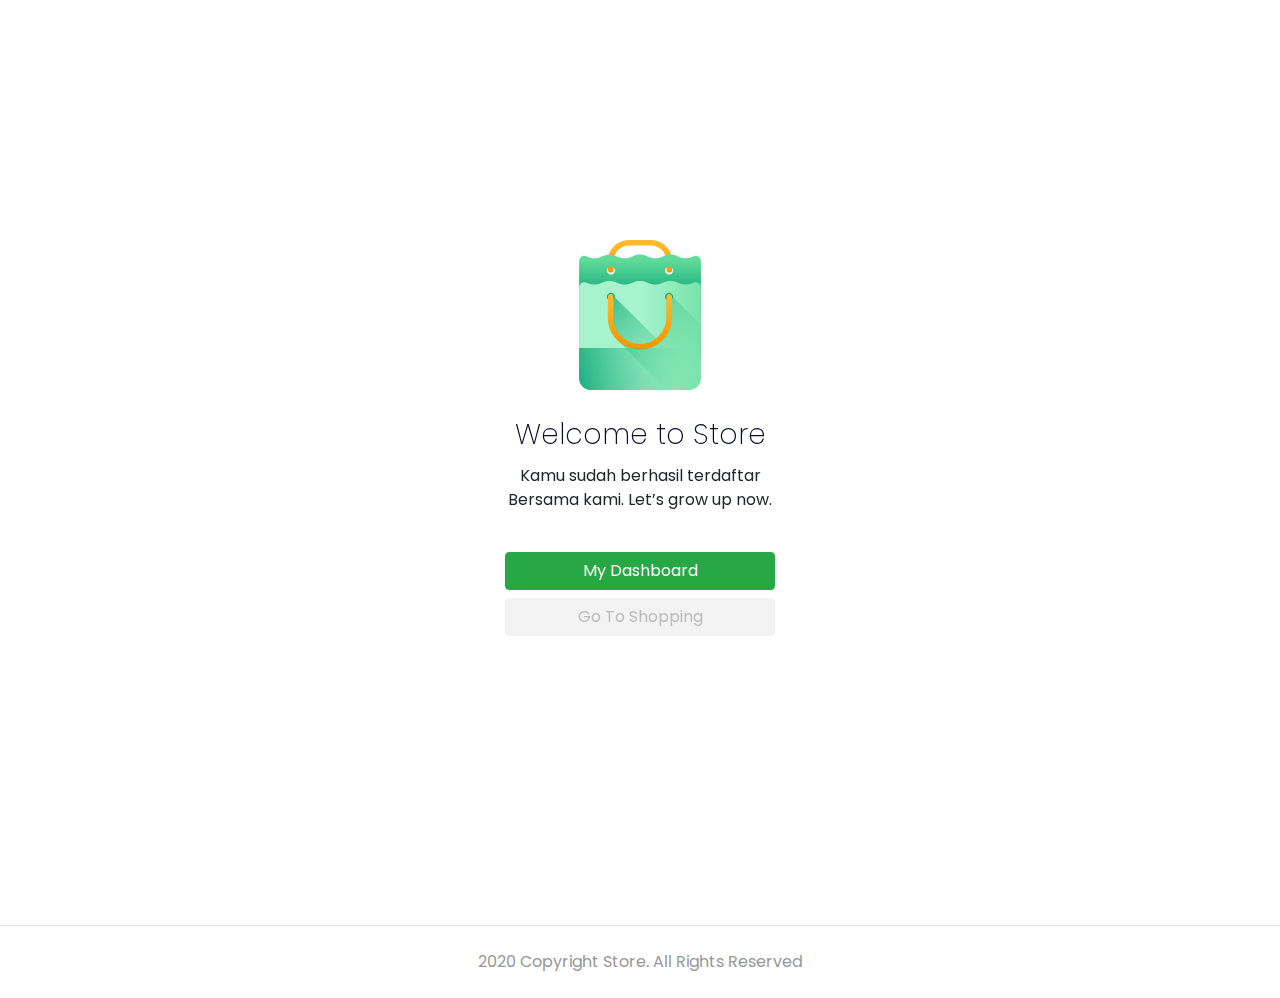
<file: register-success.html>
<!DOCTYPE html>
<html lang="en">
  <head>
    <meta charset="utf-8" />
    <meta
      name="viewport"
      content="width=device-width, initial-scale=1, shrink-to-fit=no"
    />
    <meta name="description" content="" />
    <meta name="author" content="" />

    <title>Store - Your Best Marketplace</title>

    <link href="https://unpkg.com/aos@2.3.1/dist/aos.css" rel="stylesheet" />
    <link href="style/main.css" rel="stylesheet" />
  </head>

  <body>
    <div class="page-content page-success">
      <div class="section-success" data-aos="zoom-in">
        <div class="container">
          <div class="row align-items-center row-login justify-content-center">
            <div class="col-lg-6 text-center">
              <img src="/images/success.svg" alt="" class="mb-4" />
              <h2>Welcome to Store</h2>
              <p>
                Kamu sudah berhasil terdaftar <br />
                Bersama kami. Let’s grow up now.
              </p>
              <div>
                <a href="/dashboard.html" class="btn btn-success w-50 mt-4">
                  My Dashboard
                </a>
                <a href="/index.html" class="btn btn-signup w-50 mt-2">
                  Go To Shopping
                </a>
              </div>
            </div>
          </div>
        </div>
      </div>
    </div>

    <footer>
      <div class="container">
        <div class="row">
          <div class="col-12 text-center">
            <p class="pt-4 pb-2">2020 Copyright Store. All Rights Reserved</p>
          </div>
        </div>
      </div>
    </footer>

    <!-- Bootstrap core JavaScript -->
    <script src="/vendor/jquery/jquery.slim.min.js"></script>
    <script src="/vendor/bootstrap/js/bootstrap.bundle.min.js"></script>
    <script src="https://unpkg.com/aos@2.3.1/dist/aos.js"></script>
    <script>
      AOS.init();
    </script>
    <script src="script/navbar-scroll.js"></script>
  </body>
</html>
</file>
